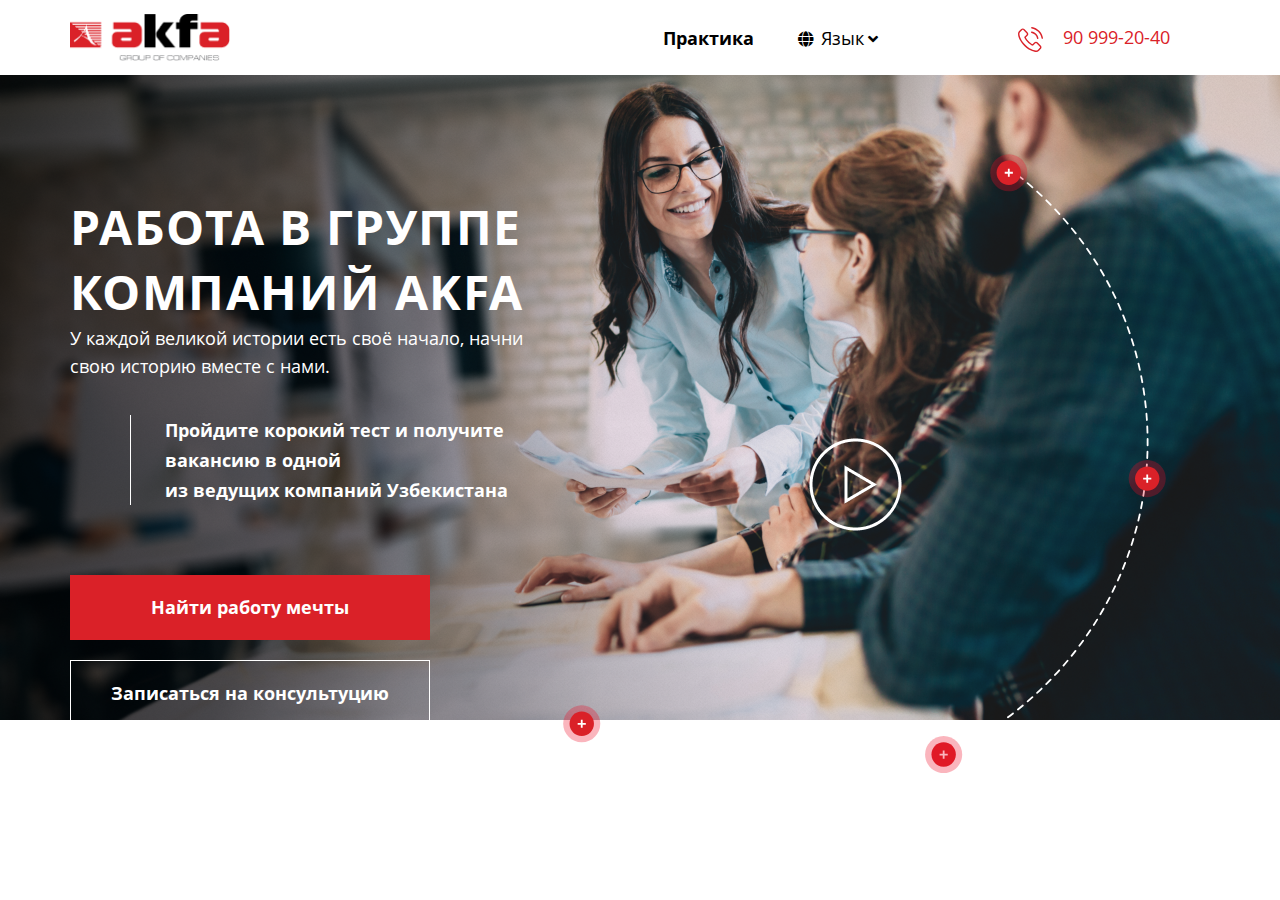
<file: index.html>
<!DOCTYPE html>
<html lang="en">
<head>
    <meta charset="UTF-8">
    <meta name="viewport" content="width=device-width, initial-scale=1.0">
    <meta http-equiv="X-UA-Compatible" content="ie=edge">
    <title>Document</title>
    <link rel="stylesheet" href="css/reset.css">
    <link rel="stylesheet" href="https://stackpath.bootstrapcdn.com/font-awesome/4.7.0/css/font-awesome.min.css">
    <link rel="stylesheet" href="css/all.min.css">
    <link rel="stylesheet" href="css/iziModal.min.css">
    <link rel="stylesheet" href="css/style.css">
</head>
<body>
    <div class="main-page-wrapper">
        <header>
            <div class="container">
                <div class="navbar">
                    <div class="logo">
                        <a href=""><img src="images/logo.png" class="logo-img"></a>
                    </div>
                    <div class="menu">
                        <div class="nav-links">
                            <a href="step-1.html" class="link">Практика</a>
                            <!-- <a href="step-1.html" class="link">Вакансии</a> -->
                            <span class="lang-choice">
                                <ul class="dropdown dropdown-lang">
                                    <li><a href="index.html/ru/" data-lang="rus"><span class="text">Рус</span></a></li>
                                    <li><a href="index.html/en/" data-lang="eng"><span class="text">Eng</span></a></li>
                                    <li><a href="index.html/uz/" data-lang="uzb"><span class="text">O'zb</span></a></li>
                                </ul><a href="javascript:void(0)" data-ui-change-lang="data-ui-change-lang" title="Переключить язык"><span class="icon fas fa-globe low-priority"></span><span class="text">Язык</span></a>
                            </span>
                        </div>
                        <p class="white text-extra-small"><a href="#" class="link number"><img src="images/phone-icon.svg" class="phone-icon" > 90 999-20-40</a></p>
                    </div>
                </div>
            </div>
        </header>
        <div class="header-content">
            <div class="container">
                <div class="row">
                    <div class="info">
                        <h1 class="header">РАБОТА В ГРУППЕ КОМПАНИЙ AKFA</h1>
                        <p class="text white">У каждой великой истории есть своё начало, начни свою историю вместе с нами.</p>
                        <div class="small-box">
                            <p class="white text bold">Пройдите корокий тест и получите вакансию в одной <br> из ведущих компаний Узбекистана</p>
                        </div>
                        <a href="#" class="btn">Найти работу мечты</a>
                        <a href="javascript:void(0)" class="btn outline open-consult">Записаться на консультуцию</a>
                    </div>
                    <div class="video-link">
                        <a href="#" class="video-icon"><img src="images/video-icon.png" alt=""></a>
                        <div class="plus-logo">
                                <svg id="svg" width="100%" height="100%" viewBox="0 0 726 729" fill="none" xmlns="http://www.w3.org/2000/svg">
                                    <path  d="M531.389 14.595C579.023 49.6843 618.332 95.3548 645.389 148.516C665.522 188.074 678.871 231.779 683.818 278.359C706.078 487.972 549.751 676.415 334.652 699.257C232.912 710.062 136.247 681.883 60.2608 627" stroke="white" stroke-width="2" stroke-linecap="round" stroke-linejoin="round" stroke-dasharray="7 7"/>
                                    <g data-img="images/adv-icon-1.png" data-text="Компании занимают лидирующие позиции на узбекском рынке">
                                        <path opacity="0.3" d="M532.5 41C543.822 41 553 31.8218 553 20.5C553 9.17816 543.822 0 532.5 0C521.178 0 512 9.17816 512 20.5C512 31.8218 521.178 41 532.5 41Z" fill="#F00A25"/>
                                        <path class="svg-plus" d="M532.5 34C539.956 34 546 27.9558 546 20.5C546 13.0442 539.956 7 532.5 7C525.044 7 519 13.0442 519 20.5C519 27.9558 525.044 34 532.5 34Z" fill="#DA2128"/>
                                        <path d="M537 20.5H528M532.5 25V16V25Z" stroke="white" stroke-width="2"/>
                                        
                                    </g>
                                    
                                    <g data-img="images/adv-icon-2.png" data-text="В группе компаний AKFA работает более 35 000 человек">
                                        <path opacity="0.3" d="M685.5 379C696.822 379 706 369.822 706 358.5C706 347.178 696.822 338 685.5 338C674.178 338 665 347.178 665 358.5C665 369.822 674.178 379 685.5 379Z" fill="#F00A25"/>
                                        <path d="M685.5 372C692.956 372 699 365.956 699 358.5C699 351.044 692.956 345 685.5 345C678.044 345 672 351.044 672 358.5C672 365.956 678.044 372 685.5 372Z" fill="#DA2128"/>
                                        <path d="M690 358.5H681M685.5 363V354V363Z" stroke="white" stroke-width="2"/>
                                    </g>

                                    <g data-img="images/adv-icon-3.png" data-text="Представительства в более чем 10 странах">
                                        <path d="M460.5 677C467.956 677 474 670.956 474 663.5C474 656.044 467.956 650 460.5 650C453.044 650 447 656.044 447 663.5C447 670.956 453.044 677 460.5 677Z" fill="#DA2128"/>
                                        <path d="M465 663.5H456M460.5 668V659V668Z" stroke="white" stroke-width="2"/>
                                        
                                        <path opacity="0.3" d="M460.5 684C471.822 684 481 674.822 481 663.5C481 652.178 471.822 643 460.5 643C449.178 643 440 652.178 440 663.5C440 674.822 449.178 684 460.5 684Z" fill="#F00A25"/>
                                    </g>

                                    <g data-img="images/adv-icon-4.png" data-text="Один из крупнейших холдингов в Центральной Азии" id="4">
                                        <path opacity="0.3" d="M60.5 650C71.8218 650 81 640.822 81 629.5C81 618.178 71.8218 609 60.5 609C49.1782 609 40 618.178 40 629.5C40 640.822 49.1782 650 60.5 650Z" fill="#F00A25"/>
                                        
                                        <path d="M60.5 643C67.9558 643 74 636.956 74 629.5C74 622.044 67.9558 616 60.5 616C53.0442 616 47 622.044 47 629.5C47 636.956 53.0442 643 60.5 643Z" fill="#DA2128"/>
                                        <path d="M65 629.5H56M60.5 634V625V634Z" stroke="white" stroke-width="2"/>
                                        
                                    </g>

                                </svg>
                                 
                        </div>
                    </div>
                </div>
            </div>
        </div>
    </div>

    <div id="video" class="iziModal" data-izimodal-autoopen data-izimodal-transitionin="fadeInDown" data-izimodal-title="Youtube" data-izimodal-iframeURL="https://www.youtube.com/embed/mmO5uriOw3s">

    </div>

    <form id="consultation" class="iziModal" method="POST">
        <h2 class="black-header">Заполните поля ниже</h2>
        <p class="text">И мы свяжемся с вами в ближайшее время.</p>
        <div class="form-group input-group">
            <img src="images/form-icon1.png">
            <input type="text" class="input required" name="full_name" placeholder="Ахмаджонов Нодир">
        </div>
        <div class="form-group input-group">
            <img src="images/form-icon2.png">
            <input type="text" class="input required" name="phone_number" placeholder="+998 91 165 46 67">
        </div>
        <div class="form-group input-group">
            <img src="images/form-icon3.png">
            <input type="text" class="input" name="email" placeholder="3363302@gmail.com">
        </div>
        <div class="btn-wrapper">
            <input type="submit" value="Жду ответа" class="btn" name="submit">
        </div>
        <img src="images/close.png" id="close" onclick="closeModal()">
    </form>

    <div class="adv-box">
        <img src="images/adv-icon-1.png">
        <p class="adv-text">Компании занимают лидирующие позиции на узбекском рынке</p>
    </div>

    <script src="https://cdnjs.cloudflare.com/ajax/libs/jquery/3.4.1/jquery.min.js"></script>  
    <script src="js/iziModal.min.js"></script>
    <script src="js/main-page.js"></script>
    <script src="js/script.js"></script>
</body>
</html>
</file>
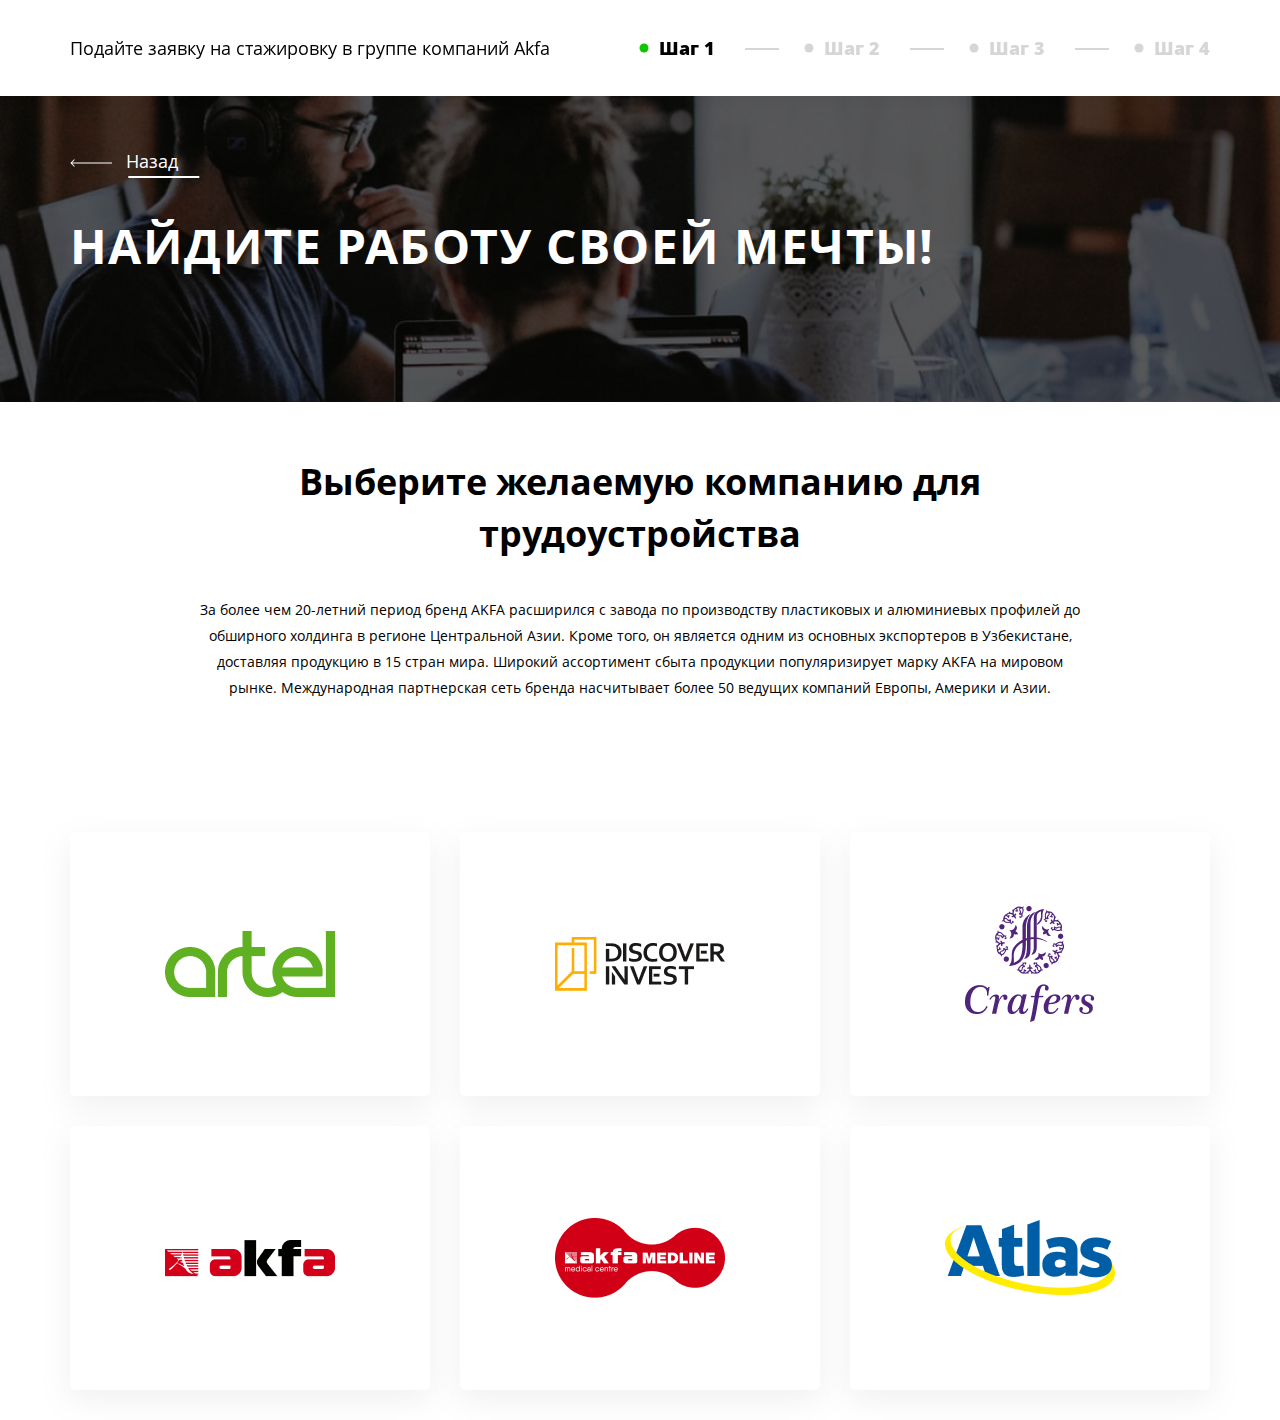
<file: step-1.html>
<!DOCTYPE html>
<html lang="en">
<head>
    <meta charset="UTF-8">
    <meta name="viewport" content="width=device-width, initial-scale=1.0">
    <meta name="viewport" content="width=device-width, initial-scale=1, shrink-to-fit=no">
    <meta http-equiv="X-UA-Compatible" content="ie=edge">
    <title>Document</title>
    <link rel="stylesheet" href="css/reset.css">
    <link rel="stylesheet" href="css/style.css">
</head>
<body>
    <div class="page-wrapper">
        <header>
            <div class="container">
                <nav class="navbar">
                    <p class="page-nav-header-text">Подайте заявку на стажировку в группе компаний Akfa</p>
                    <div class="steps">
                        <a href="#" class="step-link active">Шаг 1</a>
                        <a href="#" class="step-link">Шаг 2</a>
                        <a href="#" class="step-link">Шаг 3</a>
                        <a href="#" class="step-link">Шаг 4</a>
                    </div>
                </nav>
            </div>
        </header>
        <div class="content">
            <div class="company-header-block">
                <div class="container">
                    <a href="#" class="back-link"><img src="images/back-white.png">Назад</a>
                    <h1 class="header">Найдите работу своей мечты!</h1>
                </div>
            </div> 
            <div class="container">
                 
                
                <div class="container">
                    <div class="block-head">
                        <h3 class="black-header">Выберите желаемую компанию для трудоустройства</h3>
                        <p class="extra-small">За более чем 20-летний период бренд AKFA расширился с завода по производству пластиковых и алюминиевых профилей до обширного холдинга в регионе Центральной Азии. Кроме того, он является одним из основных экспортеров в Узбекистане, доставляя продукцию в 15 стран мира. Широкий ассортимент сбыта продукции популяризирует марку AKFA на мировом рынке. Международная партнерская сеть бренда насчитывает более 50 ведущих компаний Европы, Америки и Азии.</p>
                    </div>
                    
                    <div class="companies-row">
                        <a href="step-2.html" class="company"><img src="images/company1.png" alt=""></a>
                        <a href="step-2.html" class="company"><img src="images/company2.png" alt=""></a>
                        <a href="step-2.html" class="company"><img src="images/company3.png" alt=""></a>
                        <a href="step-2.html" class="company"><img src="images/company4.png" alt=""></a>
                        <a href="step-2.html" class="company"><img src="images/company5.png" alt=""></a>
                        <a href="step-2.html" class="company"><img src="images/company6.png" alt=""></a>
                    </div>
                </div>
            </div>
        </div>
    </div>

    <script src="https://cdnjs.cloudflare.com/ajax/libs/jquery/3.4.1/jquery.min.js"></script>  
    <script src="js/script.js"></script>
</body>
</html>
</file>
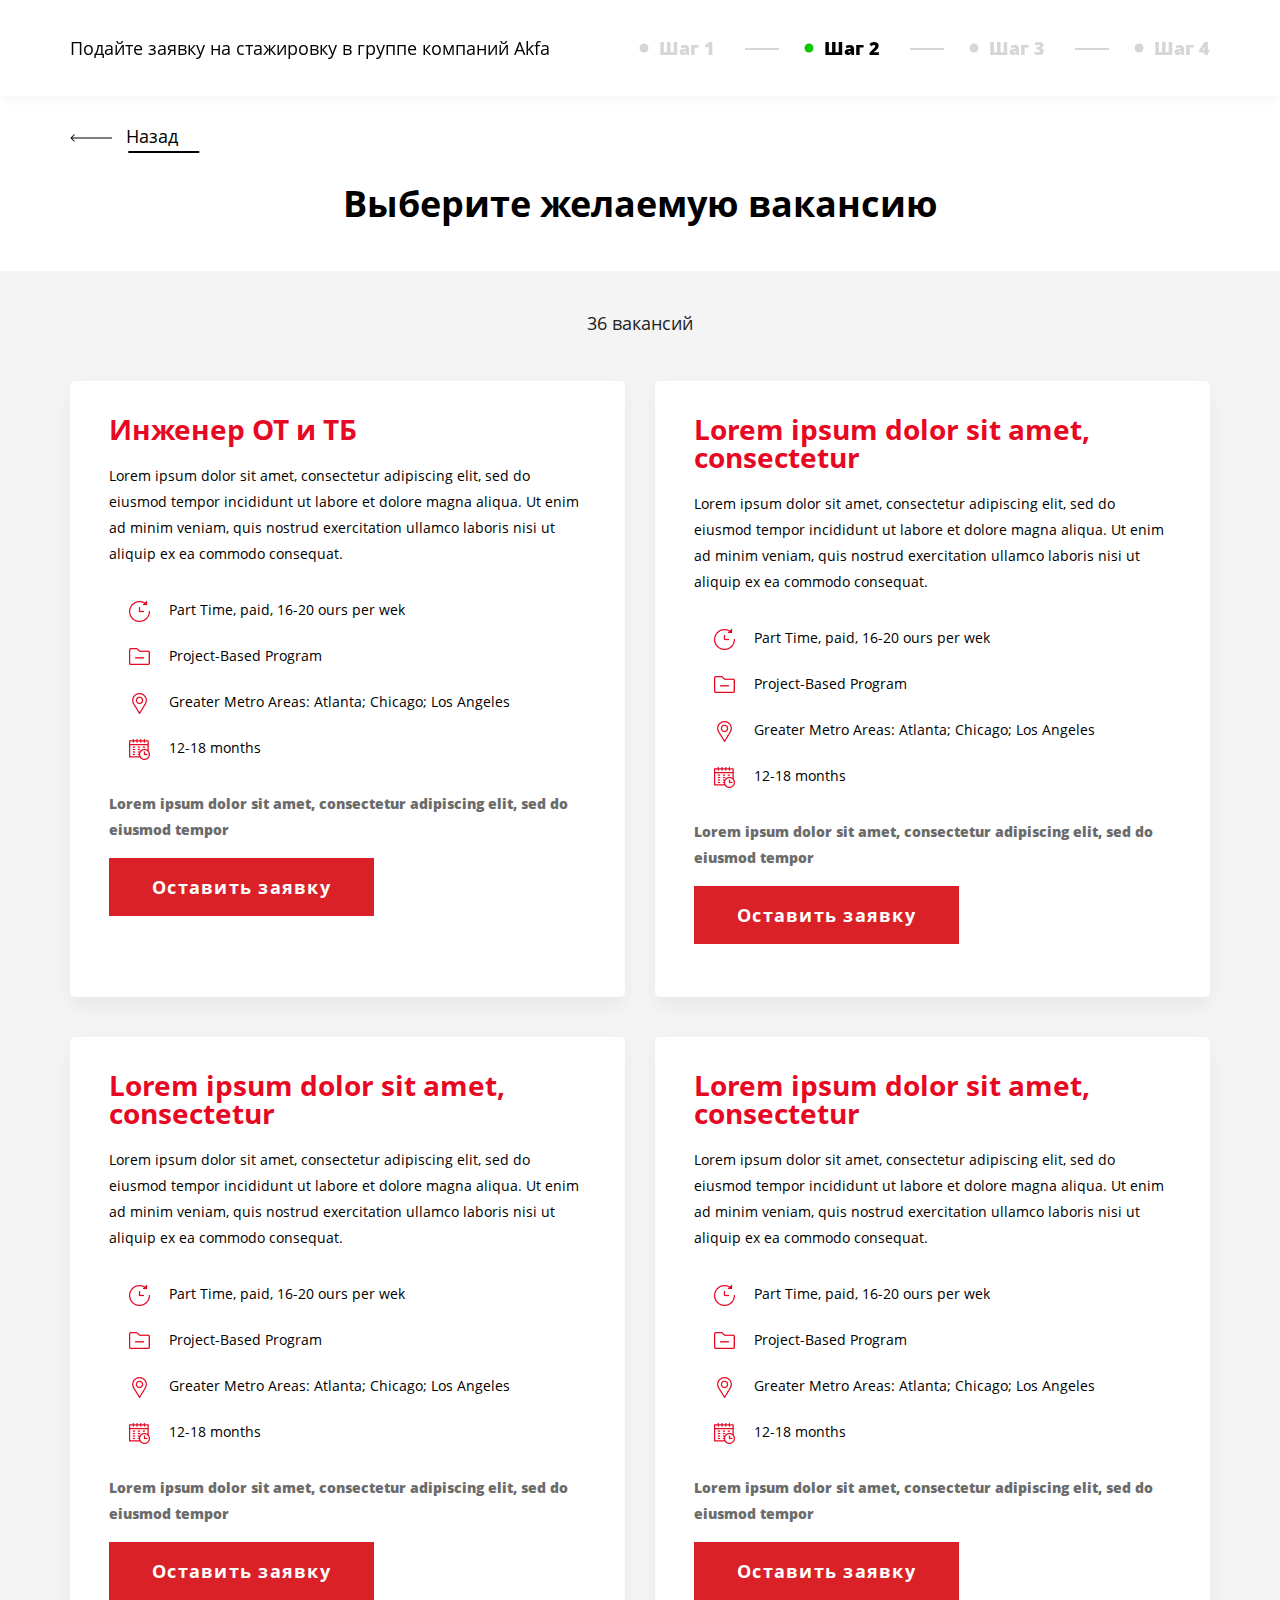
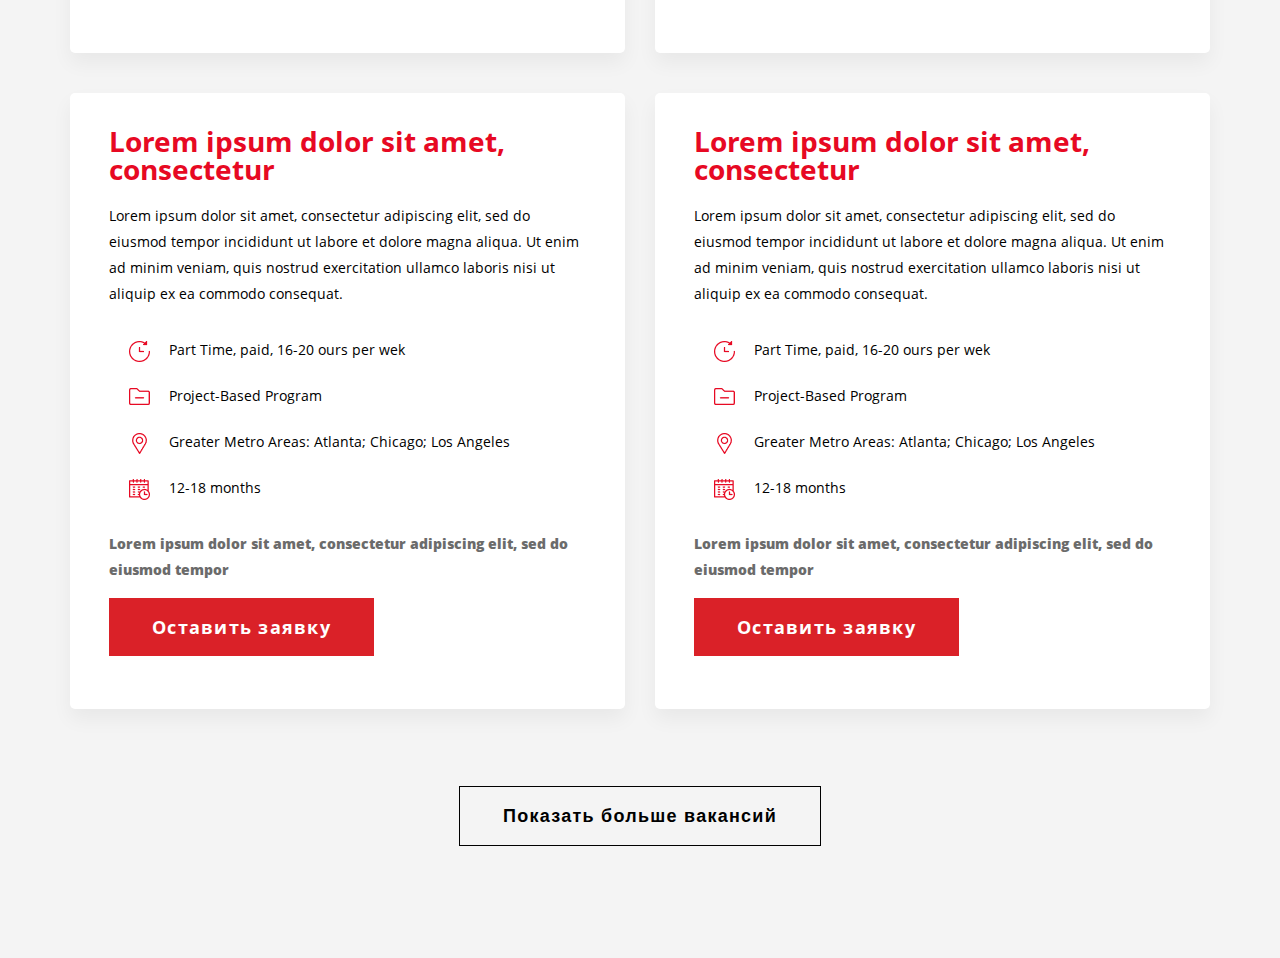
<file: step-2.html>
<!DOCTYPE html>
<html lang="en">
<head>
    <meta charset="UTF-8">
    <meta name="viewport" content="width=device-width, initial-scale=1.0">
    <meta http-equiv="X-UA-Compatible" content="ie=edge">
    <title>Document</title>
    <link rel="stylesheet" href="css/reset.css">
    <link rel="stylesheet" href="css/style.css">
</head>
<body>
    <div class="page-wrapper">
        <header>
            <div class="container">
                <nav class="navbar">
                    <p class="page-nav-header-text">Подайте заявку на стажировку в группе компаний Akfa</p>
                    <div class="steps">
                        <a href="step-1.html" class="step-link ">Шаг 1</a>
                        <a href="step-2.html" class="step-link active">Шаг 2</a>
                        <a href="step-3.html" class="step-link">Шаг 3</a>
                        <a href="step-4.html" class="step-link">Шаг 4</a>
                    </div>
                </nav>
            </div>
        </header>
        <div class="content">
            <div class="container">
                <div class="page-header-block">
                    <a href="#" class="back-link"><img src="images/back.png">Назад</a>
                    <h1 class="black-header">Выберите желаемую вакансию</h1>
                    
                </div>
            </div>
            <div class="page-content">
                <div class="container">
                    <div class="vacancy-wrapper">
                        <p class="vacancy-count">36 вакансий</p>
                        <div class="vacancy-container">
                            
                            <div class="vacancy">
                                <h4 class="vanacy-header">Инженер ОТ и ТБ</h4>
                                <p class="extra-small-text">Lorem ipsum dolor sit amet, consectetur adipiscing elit, sed do eiusmod tempor incididunt ut labore et dolore magna aliqua. Ut enim ad minim veniam, quis nostrud exercitation ullamco laboris nisi ut aliquip ex ea commodo consequat.</p>
                                <div class="features">
                                    <p class="feature"><img src="images/icon1.png"> Part Time, paid, 16-20 ours per wek</p>
                                    <p class="feature"><img src="images/icon2.png"> Project-Based Program</p>
                                    <p class="feature"><img src="images/icon3.png"> Greater Metro Areas: Atlanta; Chicago; Los Angeles</p>
                                    <p class="feature"><img src="images/icon4.png"> 12-18 months</p>
                                </div>
                                <p class="extra-small-text bolder">Lorem ipsum dolor sit amet, consectetur adipiscing elit, sed do eiusmod tempor</p>
                                <a href="#" class="btn">Оставить заявку</a>
                            </div>
                            <div class="vacancy">
                                <h4 class="vanacy-header">Lorem ipsum dolor sit amet, consectetur</h4>
                                <p class="extra-small-text">Lorem ipsum dolor sit amet, consectetur adipiscing elit, sed do eiusmod tempor incididunt ut labore et dolore magna aliqua. Ut enim ad minim veniam, quis nostrud exercitation ullamco laboris nisi ut aliquip ex ea commodo consequat.</p>
                                <div class="features">
                                    <p class="feature"><img src="images/icon1.png"> Part Time, paid, 16-20 ours per wek</p>
                                    <p class="feature"><img src="images/icon2.png"> Project-Based Program</p>
                                    <p class="feature"><img src="images/icon3.png"> Greater Metro Areas: Atlanta; Chicago; Los Angeles</p>
                                    <p class="feature"><img src="images/icon4.png"> 12-18 months</p>
                                </div>
                                <p class="extra-small-text bolder">Lorem ipsum dolor sit amet, consectetur adipiscing elit, sed do eiusmod tempor</p>
                                <a href="#" class="btn">Оставить заявку</a>
                            </div>
                            <div class="vacancy">
                                <h4 class="vanacy-header">Lorem ipsum dolor sit amet, consectetur</h4>
                                <p class="extra-small-text">Lorem ipsum dolor sit amet, consectetur adipiscing elit, sed do eiusmod tempor incididunt ut labore et dolore magna aliqua. Ut enim ad minim veniam, quis nostrud exercitation ullamco laboris nisi ut aliquip ex ea commodo consequat.</p>
                                <div class="features">
                                    <p class="feature"><img src="images/icon1.png"> Part Time, paid, 16-20 ours per wek</p>
                                    <p class="feature"><img src="images/icon2.png"> Project-Based Program</p>
                                    <p class="feature"><img src="images/icon3.png"> Greater Metro Areas: Atlanta; Chicago; Los Angeles</p>
                                    <p class="feature"><img src="images/icon4.png"> 12-18 months</p>
                                </div>
                                <p class="extra-small-text bolder">Lorem ipsum dolor sit amet, consectetur adipiscing elit, sed do eiusmod tempor</p>
                                <a href="#" class="btn">Оставить заявку</a>
                            </div>
                            <div class="vacancy">
                                <h4 class="vanacy-header">Lorem ipsum dolor sit amet, consectetur</h4>
                                <p class="extra-small-text">Lorem ipsum dolor sit amet, consectetur adipiscing elit, sed do eiusmod tempor incididunt ut labore et dolore magna aliqua. Ut enim ad minim veniam, quis nostrud exercitation ullamco laboris nisi ut aliquip ex ea commodo consequat.</p>
                                <div class="features">
                                    <p class="feature"><img src="images/icon1.png"> Part Time, paid, 16-20 ours per wek</p>
                                    <p class="feature"><img src="images/icon2.png"> Project-Based Program</p>
                                    <p class="feature"><img src="images/icon3.png"> Greater Metro Areas: Atlanta; Chicago; Los Angeles</p>
                                    <p class="feature"><img src="images/icon4.png"> 12-18 months</p>
                                </div>
                                <p class="extra-small-text bolder">Lorem ipsum dolor sit amet, consectetur adipiscing elit, sed do eiusmod tempor</p>
                                <a href="#" class="btn">Оставить заявку</a>
                            </div>
                            <div class="vacancy">
                                <h4 class="vanacy-header">Lorem ipsum dolor sit amet, consectetur</h4>
                                <p class="extra-small-text">Lorem ipsum dolor sit amet, consectetur adipiscing elit, sed do eiusmod tempor incididunt ut labore et dolore magna aliqua. Ut enim ad minim veniam, quis nostrud exercitation ullamco laboris nisi ut aliquip ex ea commodo consequat.</p>
                                <div class="features">
                                    <p class="feature"><img src="images/icon1.png"> Part Time, paid, 16-20 ours per wek</p>
                                    <p class="feature"><img src="images/icon2.png"> Project-Based Program</p>
                                    <p class="feature"><img src="images/icon3.png"> Greater Metro Areas: Atlanta; Chicago; Los Angeles</p>
                                    <p class="feature"><img src="images/icon4.png"> 12-18 months</p>
                                </div>
                                <p class="extra-small-text bolder">Lorem ipsum dolor sit amet, consectetur adipiscing elit, sed do eiusmod tempor</p>
                                <a href="#" class="btn">Оставить заявку</a>
                            </div>
                            <div class="vacancy">
                                <h4 class="vanacy-header">Lorem ipsum dolor sit amet, consectetur</h4>
                                <p class="extra-small-text">Lorem ipsum dolor sit amet, consectetur adipiscing elit, sed do eiusmod tempor incididunt ut labore et dolore magna aliqua. Ut enim ad minim veniam, quis nostrud exercitation ullamco laboris nisi ut aliquip ex ea commodo consequat.</p>
                                <div class="features">
                                    <p class="feature"><img src="images/icon1.png"> Part Time, paid, 16-20 ours per wek</p>
                                    <p class="feature"><img src="images/icon2.png"> Project-Based Program</p>
                                    <p class="feature"><img src="images/icon3.png"> Greater Metro Areas: Atlanta; Chicago; Los Angeles</p>
                                    <p class="feature"><img src="images/icon4.png"> 12-18 months</p>
                                </div>
                                <p class="extra-small-text bolder">Lorem ipsum dolor sit amet, consectetur adipiscing elit, sed do eiusmod tempor</p>
                                <a href="#" class="btn">Оставить заявку</a>
                            </div>
                            <div class="vacancy">
                                <h4 class="vanacy-header">Lorem ipsum dolor sit amet, consectetur</h4>
                                <p class="extra-small-text">Lorem ipsum dolor sit amet, consectetur adipiscing elit, sed do eiusmod tempor incididunt ut labore et dolore magna aliqua. Ut enim ad minim veniam, quis nostrud exercitation ullamco laboris nisi ut aliquip ex ea commodo consequat.</p>
                                <div class="features">
                                    <p class="feature"><img src="images/icon1.png"> Part Time, paid, 16-20 ours per wek</p>
                                    <p class="feature"><img src="images/icon2.png"> Project-Based Program</p>
                                    <p class="feature"><img src="images/icon3.png"> Greater Metro Areas: Atlanta; Chicago; Los Angeles</p>
                                    <p class="feature"><img src="images/icon4.png"> 12-18 months</p>
                                </div>
                                <p class="extra-small-text bolder">Lorem ipsum dolor sit amet, consectetur adipiscing elit, sed do eiusmod tempor</p>
                                <a href="#" class="btn">Оставить заявку</a>
                            </div>
                            <div class="vacancy">
                                <h4 class="vanacy-header">Lorem ipsum dolor sit amet, consectetur</h4>
                                <p class="extra-small-text">Lorem ipsum dolor sit amet, consectetur adipiscing elit, sed do eiusmod tempor incididunt ut labore et dolore magna aliqua. Ut enim ad minim veniam, quis nostrud exercitation ullamco laboris nisi ut aliquip ex ea commodo consequat.</p>
                                <div class="features">
                                    <p class="feature"><img src="images/icon1.png"> Part Time, paid, 16-20 ours per wek</p>
                                    <p class="feature"><img src="images/icon2.png"> Project-Based Program</p>
                                    <p class="feature"><img src="images/icon3.png"> Greater Metro Areas: Atlanta; Chicago; Los Angeles</p>
                                    <p class="feature"><img src="images/icon4.png"> 12-18 months</p>
                                </div>
                                <p class="extra-small-text bolder">Lorem ipsum dolor sit amet, consectetur adipiscing elit, sed do eiusmod tempor</p>
                                <a href="#" class="btn">Оставить заявку</a>
                            </div>
                            <div class="vacancy">
                                <h4 class="vanacy-header">Lorem ipsum dolor sit amet, consectetur</h4>
                                <p class="extra-small-text">Lorem ipsum dolor sit amet, consectetur adipiscing elit, sed do eiusmod tempor incididunt ut labore et dolore magna aliqua. Ut enim ad minim veniam, quis nostrud exercitation ullamco laboris nisi ut aliquip ex ea commodo consequat.</p>
                                <div class="features">
                                    <p class="feature"><img src="images/icon1.png"> Part Time, paid, 16-20 ours per wek</p>
                                    <p class="feature"><img src="images/icon2.png"> Project-Based Program</p>
                                    <p class="feature"><img src="images/icon3.png"> Greater Metro Areas: Atlanta; Chicago; Los Angeles</p>
                                    <p class="feature"><img src="images/icon4.png"> 12-18 months</p>
                                </div>
                                <p class="extra-small-text bolder">Lorem ipsum dolor sit amet, consectetur adipiscing elit, sed do eiusmod tempor</p>
                                <a href="#" class="btn">Оставить заявку</a>
                            </div>
                            <div class="vacancy">
                                <h4 class="vanacy-header">Инженер ОТ и ТБ</h4>
                                <p class="extra-small-text">Lorem ipsum dolor sit amet, consectetur adipiscing elit, sed do eiusmod tempor incididunt ut labore et dolore magna aliqua. Ut enim ad minim veniam, quis nostrud exercitation ullamco laboris nisi ut aliquip ex ea commodo consequat.</p>
                                <div class="features">
                                    <p class="feature"><img src="images/icon1.png"> Part Time, paid, 16-20 ours per wek</p>
                                    <p class="feature"><img src="images/icon2.png"> Project-Based Program</p>
                                    <p class="feature"><img src="images/icon3.png"> Greater Metro Areas: Atlanta; Chicago; Los Angeles</p>
                                    <p class="feature"><img src="images/icon4.png"> 12-18 months</p>
                                </div>
                                <p class="extra-small-text bolder">Lorem ipsum dolor sit amet, consectetur adipiscing elit, sed do eiusmod tempor</p>
                                <a href="#" class="btn">Оставить заявку</a>
                            </div>
                            <div class="vacancy">
                                <h4 class="vanacy-header">Lorem ipsum dolor sit amet, consectetur</h4>
                                <p class="extra-small-text">Lorem ipsum dolor sit amet, consectetur adipiscing elit, sed do eiusmod tempor incididunt ut labore et dolore magna aliqua. Ut enim ad minim veniam, quis nostrud exercitation ullamco laboris nisi ut aliquip ex ea commodo consequat.</p>
                                <div class="features">
                                    <p class="feature"><img src="images/icon1.png"> Part Time, paid, 16-20 ours per wek</p>
                                    <p class="feature"><img src="images/icon2.png"> Project-Based Program</p>
                                    <p class="feature"><img src="images/icon3.png"> Greater Metro Areas: Atlanta; Chicago; Los Angeles</p>
                                    <p class="feature"><img src="images/icon4.png"> 12-18 months</p>
                                </div>
                                <p class="extra-small-text bolder">Lorem ipsum dolor sit amet, consectetur adipiscing elit, sed do eiusmod tempor</p>
                                <a href="#" class="btn">Оставить заявку</a>
                            </div>
                            <div class="vacancy">
                                <h4 class="vanacy-header">Lorem ipsum dolor sit amet, consectetur</h4>
                                <p class="extra-small-text">Lorem ipsum dolor sit amet, consectetur adipiscing elit, sed do eiusmod tempor incididunt ut labore et dolore magna aliqua. Ut enim ad minim veniam, quis nostrud exercitation ullamco laboris nisi ut aliquip ex ea commodo consequat.</p>
                                <div class="features">
                                    <p class="feature"><img src="images/icon1.png"> Part Time, paid, 16-20 ours per wek</p>
                                    <p class="feature"><img src="images/icon2.png"> Project-Based Program</p>
                                    <p class="feature"><img src="images/icon3.png"> Greater Metro Areas: Atlanta; Chicago; Los Angeles</p>
                                    <p class="feature"><img src="images/icon4.png"> 12-18 months</p>
                                </div>
                                <p class="extra-small-text bolder">Lorem ipsum dolor sit amet, consectetur adipiscing elit, sed do eiusmod tempor</p>
                                <a href="#" class="btn">Оставить заявку</a>
                            </div>
                            <div class="vacancy">
                                <h4 class="vanacy-header">Lorem ipsum dolor sit amet, consectetur</h4>
                                <p class="extra-small-text">Lorem ipsum dolor sit amet, consectetur adipiscing elit, sed do eiusmod tempor incididunt ut labore et dolore magna aliqua. Ut enim ad minim veniam, quis nostrud exercitation ullamco laboris nisi ut aliquip ex ea commodo consequat.</p>
                                <div class="features">
                                    <p class="feature"><img src="images/icon1.png"> Part Time, paid, 16-20 ours per wek</p>
                                    <p class="feature"><img src="images/icon2.png"> Project-Based Program</p>
                                    <p class="feature"><img src="images/icon3.png"> Greater Metro Areas: Atlanta; Chicago; Los Angeles</p>
                                    <p class="feature"><img src="images/icon4.png"> 12-18 months</p>
                                </div>
                                <p class="extra-small-text bolder">Lorem ipsum dolor sit amet, consectetur adipiscing elit, sed do eiusmod tempor</p>
                                <a href="#" class="btn">Оставить заявку</a>
                            </div>
                            <div class="vacancy">
                                <h4 class="vanacy-header">Lorem ipsum dolor sit amet, consectetur</h4>
                                <p class="extra-small-text">Lorem ipsum dolor sit amet, consectetur adipiscing elit, sed do eiusmod tempor incididunt ut labore et dolore magna aliqua. Ut enim ad minim veniam, quis nostrud exercitation ullamco laboris nisi ut aliquip ex ea commodo consequat.</p>
                                <div class="features">
                                    <p class="feature"><img src="images/icon1.png"> Part Time, paid, 16-20 ours per wek</p>
                                    <p class="feature"><img src="images/icon2.png"> Project-Based Program</p>
                                    <p class="feature"><img src="images/icon3.png"> Greater Metro Areas: Atlanta; Chicago; Los Angeles</p>
                                    <p class="feature"><img src="images/icon4.png"> 12-18 months</p>
                                </div>
                                <p class="extra-small-text bolder">Lorem ipsum dolor sit amet, consectetur adipiscing elit, sed do eiusmod tempor</p>
                                <a href="#" class="btn">Оставить заявку</a>
                            </div>
                            <div class="vacancy">
                                <h4 class="vanacy-header">Lorem ipsum dolor sit amet, consectetur</h4>
                                <p class="extra-small-text">Lorem ipsum dolor sit amet, consectetur adipiscing elit, sed do eiusmod tempor incididunt ut labore et dolore magna aliqua. Ut enim ad minim veniam, quis nostrud exercitation ullamco laboris nisi ut aliquip ex ea commodo consequat.</p>
                                <div class="features">
                                    <p class="feature"><img src="images/icon1.png"> Part Time, paid, 16-20 ours per wek</p>
                                    <p class="feature"><img src="images/icon2.png"> Project-Based Program</p>
                                    <p class="feature"><img src="images/icon3.png"> Greater Metro Areas: Atlanta; Chicago; Los Angeles</p>
                                    <p class="feature"><img src="images/icon4.png"> 12-18 months</p>
                                </div>
                                <p class="extra-small-text bolder">Lorem ipsum dolor sit amet, consectetur adipiscing elit, sed do eiusmod tempor</p>
                                <a href="#" class="btn">Оставить заявку</a>
                            </div>
                            <div class="vacancy">
                                <h4 class="vanacy-header">Lorem ipsum dolor sit amet, consectetur</h4>
                                <p class="extra-small-text">Lorem ipsum dolor sit amet, consectetur adipiscing elit, sed do eiusmod tempor incididunt ut labore et dolore magna aliqua. Ut enim ad minim veniam, quis nostrud exercitation ullamco laboris nisi ut aliquip ex ea commodo consequat.</p>
                                <div class="features">
                                    <p class="feature"><img src="images/icon1.png"> Part Time, paid, 16-20 ours per wek</p>
                                    <p class="feature"><img src="images/icon2.png"> Project-Based Program</p>
                                    <p class="feature"><img src="images/icon3.png"> Greater Metro Areas: Atlanta; Chicago; Los Angeles</p>
                                    <p class="feature"><img src="images/icon4.png"> 12-18 months</p>
                                </div>
                                <p class="extra-small-text bolder">Lorem ipsum dolor sit amet, consectetur adipiscing elit, sed do eiusmod tempor</p>
                                <a href="#" class="btn">Оставить заявку</a>
                            </div>
                            <div class="vacancy">
                                <h4 class="vanacy-header">Lorem ipsum dolor sit amet, consectetur</h4>
                                <p class="extra-small-text">Lorem ipsum dolor sit amet, consectetur adipiscing elit, sed do eiusmod tempor incididunt ut labore et dolore magna aliqua. Ut enim ad minim veniam, quis nostrud exercitation ullamco laboris nisi ut aliquip ex ea commodo consequat.</p>
                                <div class="features">
                                    <p class="feature"><img src="images/icon1.png"> Part Time, paid, 16-20 ours per wek</p>
                                    <p class="feature"><img src="images/icon2.png"> Project-Based Program</p>
                                    <p class="feature"><img src="images/icon3.png"> Greater Metro Areas: Atlanta; Chicago; Los Angeles</p>
                                    <p class="feature"><img src="images/icon4.png"> 12-18 months</p>
                                </div>
                                <p class="extra-small-text bolder">Lorem ipsum dolor sit amet, consectetur adipiscing elit, sed do eiusmod tempor</p>
                                <a href="#" class="btn">Оставить заявку</a>
                            </div>
                            <div class="vacancy">
                                <h4 class="vanacy-header">Lorem ipsum dolor sit amet, consectetur</h4>
                                <p class="extra-small-text">Lorem ipsum dolor sit amet, consectetur adipiscing elit, sed do eiusmod tempor incididunt ut labore et dolore magna aliqua. Ut enim ad minim veniam, quis nostrud exercitation ullamco laboris nisi ut aliquip ex ea commodo consequat.</p>
                                <div class="features">
                                    <p class="feature"><img src="images/icon1.png"> Part Time, paid, 16-20 ours per wek</p>
                                    <p class="feature"><img src="images/icon2.png"> Project-Based Program</p>
                                    <p class="feature"><img src="images/icon3.png"> Greater Metro Areas: Atlanta; Chicago; Los Angeles</p>
                                    <p class="feature"><img src="images/icon4.png"> 12-18 months</p>
                                </div>
                                <p class="extra-small-text bolder">Lorem ipsum dolor sit amet, consectetur adipiscing elit, sed do eiusmod tempor</p>
                                <a href="#" class="btn">Оставить заявку</a>
                            </div>
                            <div class="vacancy">
                                <h4 class="vanacy-header">Инженер ОТ и ТБ</h4>
                                <p class="extra-small-text">Lorem ipsum dolor sit amet, consectetur adipiscing elit, sed do eiusmod tempor incididunt ut labore et dolore magna aliqua. Ut enim ad minim veniam, quis nostrud exercitation ullamco laboris nisi ut aliquip ex ea commodo consequat.</p>
                                <div class="features">
                                    <p class="feature"><img src="images/icon1.png"> Part Time, paid, 16-20 ours per wek</p>
                                    <p class="feature"><img src="images/icon2.png"> Project-Based Program</p>
                                    <p class="feature"><img src="images/icon3.png"> Greater Metro Areas: Atlanta; Chicago; Los Angeles</p>
                                    <p class="feature"><img src="images/icon4.png"> 12-18 months</p>
                                </div>
                                <p class="extra-small-text bolder">Lorem ipsum dolor sit amet, consectetur adipiscing elit, sed do eiusmod tempor</p>
                                <a href="#" class="btn">Оставить заявку</a>
                            </div>
                            <div class="vacancy">
                                <h4 class="vanacy-header">Lorem ipsum dolor sit amet, consectetur</h4>
                                <p class="extra-small-text">Lorem ipsum dolor sit amet, consectetur adipiscing elit, sed do eiusmod tempor incididunt ut labore et dolore magna aliqua. Ut enim ad minim veniam, quis nostrud exercitation ullamco laboris nisi ut aliquip ex ea commodo consequat.</p>
                                <div class="features">
                                    <p class="feature"><img src="images/icon1.png"> Part Time, paid, 16-20 ours per wek</p>
                                    <p class="feature"><img src="images/icon2.png"> Project-Based Program</p>
                                    <p class="feature"><img src="images/icon3.png"> Greater Metro Areas: Atlanta; Chicago; Los Angeles</p>
                                    <p class="feature"><img src="images/icon4.png"> 12-18 months</p>
                                </div>
                                <p class="extra-small-text bolder">Lorem ipsum dolor sit amet, consectetur adipiscing elit, sed do eiusmod tempor</p>
                                <a href="#" class="btn">Оставить заявку</a>
                            </div>
                            <div class="vacancy">
                                <h4 class="vanacy-header">Lorem ipsum dolor sit amet, consectetur</h4>
                                <p class="extra-small-text">Lorem ipsum dolor sit amet, consectetur adipiscing elit, sed do eiusmod tempor incididunt ut labore et dolore magna aliqua. Ut enim ad minim veniam, quis nostrud exercitation ullamco laboris nisi ut aliquip ex ea commodo consequat.</p>
                                <div class="features">
                                    <p class="feature"><img src="images/icon1.png"> Part Time, paid, 16-20 ours per wek</p>
                                    <p class="feature"><img src="images/icon2.png"> Project-Based Program</p>
                                    <p class="feature"><img src="images/icon3.png"> Greater Metro Areas: Atlanta; Chicago; Los Angeles</p>
                                    <p class="feature"><img src="images/icon4.png"> 12-18 months</p>
                                </div>
                                <p class="extra-small-text bolder">Lorem ipsum dolor sit amet, consectetur adipiscing elit, sed do eiusmod tempor</p>
                                <a href="#" class="btn">Оставить заявку</a>
                            </div>
                            <div class="vacancy">
                                <h4 class="vanacy-header">Lorem ipsum dolor sit amet, consectetur</h4>
                                <p class="extra-small-text">Lorem ipsum dolor sit amet, consectetur adipiscing elit, sed do eiusmod tempor incididunt ut labore et dolore magna aliqua. Ut enim ad minim veniam, quis nostrud exercitation ullamco laboris nisi ut aliquip ex ea commodo consequat.</p>
                                <div class="features">
                                    <p class="feature"><img src="images/icon1.png"> Part Time, paid, 16-20 ours per wek</p>
                                    <p class="feature"><img src="images/icon2.png"> Project-Based Program</p>
                                    <p class="feature"><img src="images/icon3.png"> Greater Metro Areas: Atlanta; Chicago; Los Angeles</p>
                                    <p class="feature"><img src="images/icon4.png"> 12-18 months</p>
                                </div>
                                <p class="extra-small-text bolder">Lorem ipsum dolor sit amet, consectetur adipiscing elit, sed do eiusmod tempor</p>
                                <a href="#" class="btn">Оставить заявку</a>
                            </div>
                            <div class="vacancy">
                                <h4 class="vanacy-header">Lorem ipsum dolor sit amet, consectetur</h4>
                                <p class="extra-small-text">Lorem ipsum dolor sit amet, consectetur adipiscing elit, sed do eiusmod tempor incididunt ut labore et dolore magna aliqua. Ut enim ad minim veniam, quis nostrud exercitation ullamco laboris nisi ut aliquip ex ea commodo consequat.</p>
                                <div class="features">
                                    <p class="feature"><img src="images/icon1.png"> Part Time, paid, 16-20 ours per wek</p>
                                    <p class="feature"><img src="images/icon2.png"> Project-Based Program</p>
                                    <p class="feature"><img src="images/icon3.png"> Greater Metro Areas: Atlanta; Chicago; Los Angeles</p>
                                    <p class="feature"><img src="images/icon4.png"> 12-18 months</p>
                                </div>
                                <p class="extra-small-text bolder">Lorem ipsum dolor sit amet, consectetur adipiscing elit, sed do eiusmod tempor</p>
                                <a href="#" class="btn">Оставить заявку</a>
                            </div>
                            <div class="vacancy">
                                <h4 class="vanacy-header">Lorem ipsum dolor sit amet, consectetur</h4>
                                <p class="extra-small-text">Lorem ipsum dolor sit amet, consectetur adipiscing elit, sed do eiusmod tempor incididunt ut labore et dolore magna aliqua. Ut enim ad minim veniam, quis nostrud exercitation ullamco laboris nisi ut aliquip ex ea commodo consequat.</p>
                                <div class="features">
                                    <p class="feature"><img src="images/icon1.png"> Part Time, paid, 16-20 ours per wek</p>
                                    <p class="feature"><img src="images/icon2.png"> Project-Based Program</p>
                                    <p class="feature"><img src="images/icon3.png"> Greater Metro Areas: Atlanta; Chicago; Los Angeles</p>
                                    <p class="feature"><img src="images/icon4.png"> 12-18 months</p>
                                </div>
                                <p class="extra-small-text bolder">Lorem ipsum dolor sit amet, consectetur adipiscing elit, sed do eiusmod tempor</p>
                                <a href="#" class="btn">Оставить заявку</a>
                            </div>
                            <div class="vacancy">
                                <h4 class="vanacy-header">Lorem ipsum dolor sit amet, consectetur</h4>
                                <p class="extra-small-text">Lorem ipsum dolor sit amet, consectetur adipiscing elit, sed do eiusmod tempor incididunt ut labore et dolore magna aliqua. Ut enim ad minim veniam, quis nostrud exercitation ullamco laboris nisi ut aliquip ex ea commodo consequat.</p>
                                <div class="features">
                                    <p class="feature"><img src="images/icon1.png"> Part Time, paid, 16-20 ours per wek</p>
                                    <p class="feature"><img src="images/icon2.png"> Project-Based Program</p>
                                    <p class="feature"><img src="images/icon3.png"> Greater Metro Areas: Atlanta; Chicago; Los Angeles</p>
                                    <p class="feature"><img src="images/icon4.png"> 12-18 months</p>
                                </div>
                                <p class="extra-small-text bolder">Lorem ipsum dolor sit amet, consectetur adipiscing elit, sed do eiusmod tempor</p>
                                <a href="#" class="btn">Оставить заявку</a>
                            </div>
                            <div class="vacancy">
                                <h4 class="vanacy-header">Lorem ipsum dolor sit amet, consectetur</h4>
                                <p class="extra-small-text">Lorem ipsum dolor sit amet, consectetur adipiscing elit, sed do eiusmod tempor incididunt ut labore et dolore magna aliqua. Ut enim ad minim veniam, quis nostrud exercitation ullamco laboris nisi ut aliquip ex ea commodo consequat.</p>
                                <div class="features">
                                    <p class="feature"><img src="images/icon1.png"> Part Time, paid, 16-20 ours per wek</p>
                                    <p class="feature"><img src="images/icon2.png"> Project-Based Program</p>
                                    <p class="feature"><img src="images/icon3.png"> Greater Metro Areas: Atlanta; Chicago; Los Angeles</p>
                                    <p class="feature"><img src="images/icon4.png"> 12-18 months</p>
                                </div>
                                <p class="extra-small-text bolder">Lorem ipsum dolor sit amet, consectetur adipiscing elit, sed do eiusmod tempor</p>
                                <a href="#" class="btn">Оставить заявку</a>
                            </div>
                            <div class="vacancy">
                                <h4 class="vanacy-header">Lorem ipsum dolor sit amet, consectetur</h4>
                                <p class="extra-small-text">Lorem ipsum dolor sit amet, consectetur adipiscing elit, sed do eiusmod tempor incididunt ut labore et dolore magna aliqua. Ut enim ad minim veniam, quis nostrud exercitation ullamco laboris nisi ut aliquip ex ea commodo consequat.</p>
                                <div class="features">
                                    <p class="feature"><img src="images/icon1.png"> Part Time, paid, 16-20 ours per wek</p>
                                    <p class="feature"><img src="images/icon2.png"> Project-Based Program</p>
                                    <p class="feature"><img src="images/icon3.png"> Greater Metro Areas: Atlanta; Chicago; Los Angeles</p>
                                    <p class="feature"><img src="images/icon4.png"> 12-18 months</p>
                                </div>
                                <p class="extra-small-text bolder">Lorem ipsum dolor sit amet, consectetur adipiscing elit, sed do eiusmod tempor</p>
                                <a href="#" class="btn">Оставить заявку</a>
                            </div>
                        </div>
                        <div class="btn-wrapper">
                            <button class="btn showmore">Показать больше вакансий</button>
                        </div>
                    </div>
                </div>
            </div>
        </div>
    </div>

    <script src="https://cdnjs.cloudflare.com/ajax/libs/jquery/3.4.1/jquery.min.js"></script>  
    <script src="js/showmore.js"></script>
    <script src="js/script.js"></script>
</body>
</html>
</file>
<file: css/all.min.css>
.fa,.fab,.fal,.far,.fas{-moz-osx-font-smoothing:grayscale;-webkit-font-smoothing:antialiased;display:inline-block;font-style:normal;font-variant:normal;text-rendering:auto;line-height:1}.fa-lg{font-size:1.33333em;line-height:.75em;vertical-align:-.0667em}.fa-xs{font-size:.75em}.fa-sm{font-size:.875em}.fa-1x{font-size:1em}.fa-2x{font-size:2em}.fa-3x{font-size:3em}.fa-4x{font-size:4em}.fa-5x{font-size:5em}.fa-6x{font-size:6em}.fa-7x{font-size:7em}.fa-8x{font-size:8em}.fa-9x{font-size:9em}.fa-10x{font-size:10em}.fa-fw{text-align:center;width:1.25em}.fa-ul{list-style-type:none;margin-left:2.5em;padding-left:0}.fa-ul>li{position:relative}.fa-li{left:-2em;position:absolute;text-align:center;width:2em;line-height:inherit}.fa-border{border:.08em solid #eee;border-radius:.1em;padding:.2em .25em .15em}.fa-pull-left{float:left}.fa-pull-right{float:right}.fa.fa-pull-left,.fab.fa-pull-left,.fal.fa-pull-left,.far.fa-pull-left,.fas.fa-pull-left{margin-right:.3em}.fa.fa-pull-right,.fab.fa-pull-right,.fal.fa-pull-right,.far.fa-pull-right,.fas.fa-pull-right{margin-left:.3em}.fa-spin{animation:fa-spin 2s infinite linear}.fa-pulse{animation:fa-spin 1s infinite steps(8)}@keyframes fa-spin{0%{transform:rotate(0deg)}to{transform:rotate(1turn)}}.fa-rotate-90{-ms-filter:"progid:DXImageTransform.Microsoft.BasicImage(rotation=1)";transform:rotate(90deg)}.fa-rotate-180{-ms-filter:"progid:DXImageTransform.Microsoft.BasicImage(rotation=2)";transform:rotate(180deg)}.fa-rotate-270{-ms-filter:"progid:DXImageTransform.Microsoft.BasicImage(rotation=3)";transform:rotate(270deg)}.fa-flip-horizontal{-ms-filter:"progid:DXImageTransform.Microsoft.BasicImage(rotation=0, mirror=1)";transform:scaleX(-1)}.fa-flip-vertical{transform:scaleY(-1)}.fa-flip-horizontal.fa-flip-vertical,.fa-flip-vertical{-ms-filter:"progid:DXImageTransform.Microsoft.BasicImage(rotation=2, mirror=1)"}.fa-flip-horizontal.fa-flip-vertical{transform:scale(-1)}:root .fa-flip-horizontal,:root .fa-flip-vertical,:root .fa-rotate-90,:root .fa-rotate-180,:root .fa-rotate-270{filter:none}.fa-stack{display:inline-block;height:2em;line-height:2em;position:relative;vertical-align:middle;width:2.5em}.fa-stack-1x,.fa-stack-2x{left:0;position:absolute;text-align:center;width:100%}.fa-stack-1x{line-height:inherit}.fa-stack-2x{font-size:2em}.fa-inverse{color:#fff}.fa-500px:before{content:"\f26e"}.fa-accessible-icon:before{content:"\f368"}.fa-accusoft:before{content:"\f369"}.fa-acquisitions-incorporated:before{content:"\f6af"}.fa-ad:before{content:"\f641"}.fa-address-book:before{content:"\f2b9"}.fa-address-card:before{content:"\f2bb"}.fa-adjust:before{content:"\f042"}.fa-adn:before{content:"\f170"}.fa-adobe:before{content:"\f778"}.fa-adversal:before{content:"\f36a"}.fa-affiliatetheme:before{content:"\f36b"}.fa-air-freshener:before{content:"\f5d0"}.fa-algolia:before{content:"\f36c"}.fa-align-center:before{content:"\f037"}.fa-align-justify:before{content:"\f039"}.fa-align-left:before{content:"\f036"}.fa-align-right:before{content:"\f038"}.fa-alipay:before{content:"\f642"}.fa-allergies:before{content:"\f461"}.fa-amazon:before{content:"\f270"}.fa-amazon-pay:before{content:"\f42c"}.fa-ambulance:before{content:"\f0f9"}.fa-american-sign-language-interpreting:before{content:"\f2a3"}.fa-amilia:before{content:"\f36d"}.fa-anchor:before{content:"\f13d"}.fa-android:before{content:"\f17b"}.fa-angellist:before{content:"\f209"}.fa-angle-double-down:before{content:"\f103"}.fa-angle-double-left:before{content:"\f100"}.fa-angle-double-right:before{content:"\f101"}.fa-angle-double-up:before{content:"\f102"}.fa-angle-down:before{content:"\f107"}.fa-angle-left:before{content:"\f104"}.fa-angle-right:before{content:"\f105"}.fa-angle-up:before{content:"\f106"}.fa-angry:before{content:"\f556"}.fa-angrycreative:before{content:"\f36e"}.fa-angular:before{content:"\f420"}.fa-ankh:before{content:"\f644"}.fa-app-store:before{content:"\f36f"}.fa-app-store-ios:before{content:"\f370"}.fa-apper:before{content:"\f371"}.fa-apple:before{content:"\f179"}.fa-apple-alt:before{content:"\f5d1"}.fa-apple-pay:before{content:"\f415"}.fa-archive:before{content:"\f187"}.fa-archway:before{content:"\f557"}.fa-arrow-alt-circle-down:before{content:"\f358"}.fa-arrow-alt-circle-left:before{content:"\f359"}.fa-arrow-alt-circle-right:before{content:"\f35a"}.fa-arrow-alt-circle-up:before{content:"\f35b"}.fa-arrow-circle-down:before{content:"\f0ab"}.fa-arrow-circle-left:before{content:"\f0a8"}.fa-arrow-circle-right:before{content:"\f0a9"}.fa-arrow-circle-up:before{content:"\f0aa"}.fa-arrow-down:before{content:"\f063"}.fa-arrow-left:before{content:"\f060"}.fa-arrow-right:before{content:"\f061"}.fa-arrow-up:before{content:"\f062"}.fa-arrows-alt:before{content:"\f0b2"}.fa-arrows-alt-h:before{content:"\f337"}.fa-arrows-alt-v:before{content:"\f338"}.fa-artstation:before{content:"\f77a"}.fa-assistive-listening-systems:before{content:"\f2a2"}.fa-asterisk:before{content:"\f069"}.fa-asymmetrik:before{content:"\f372"}.fa-at:before{content:"\f1fa"}.fa-atlas:before{content:"\f558"}.fa-atlassian:before{content:"\f77b"}.fa-atom:before{content:"\f5d2"}.fa-audible:before{content:"\f373"}.fa-audio-description:before{content:"\f29e"}.fa-autoprefixer:before{content:"\f41c"}.fa-avianex:before{content:"\f374"}.fa-aviato:before{content:"\f421"}.fa-award:before{content:"\f559"}.fa-aws:before{content:"\f375"}.fa-baby:before{content:"\f77c"}.fa-baby-carriage:before{content:"\f77d"}.fa-backspace:before{content:"\f55a"}.fa-backward:before{content:"\f04a"}.fa-balance-scale:before{content:"\f24e"}.fa-ban:before{content:"\f05e"}.fa-band-aid:before{content:"\f462"}.fa-bandcamp:before{content:"\f2d5"}.fa-barcode:before{content:"\f02a"}.fa-bars:before{content:"\f0c9"}.fa-baseball-ball:before{content:"\f433"}.fa-basketball-ball:before{content:"\f434"}.fa-bath:before{content:"\f2cd"}.fa-battery-empty:before{content:"\f244"}.fa-battery-full:before{content:"\f240"}.fa-battery-half:before{content:"\f242"}.fa-battery-quarter:before{content:"\f243"}.fa-battery-three-quarters:before{content:"\f241"}.fa-bed:before{content:"\f236"}.fa-beer:before{content:"\f0fc"}.fa-behance:before{content:"\f1b4"}.fa-behance-square:before{content:"\f1b5"}.fa-bell:before{content:"\f0f3"}.fa-bell-slash:before{content:"\f1f6"}.fa-bezier-curve:before{content:"\f55b"}.fa-bible:before{content:"\f647"}.fa-bicycle:before{content:"\f206"}.fa-bimobject:before{content:"\f378"}.fa-binoculars:before{content:"\f1e5"}.fa-biohazard:before{content:"\f780"}.fa-birthday-cake:before{content:"\f1fd"}.fa-bitbucket:before{content:"\f171"}.fa-bitcoin:before{content:"\f379"}.fa-bity:before{content:"\f37a"}.fa-black-tie:before{content:"\f27e"}.fa-blackberry:before{content:"\f37b"}.fa-blender:before{content:"\f517"}.fa-blender-phone:before{content:"\f6b6"}.fa-blind:before{content:"\f29d"}.fa-blog:before{content:"\f781"}.fa-blogger:before{content:"\f37c"}.fa-blogger-b:before{content:"\f37d"}.fa-bluetooth:before{content:"\f293"}.fa-bluetooth-b:before{content:"\f294"}.fa-bold:before{content:"\f032"}.fa-bolt:before{content:"\f0e7"}.fa-bomb:before{content:"\f1e2"}.fa-bone:before{content:"\f5d7"}.fa-bong:before{content:"\f55c"}.fa-book:before{content:"\f02d"}.fa-book-dead:before{content:"\f6b7"}.fa-book-open:before{content:"\f518"}.fa-book-reader:before{content:"\f5da"}.fa-bookmark:before{content:"\f02e"}.fa-bowling-ball:before{content:"\f436"}.fa-box:before{content:"\f466"}.fa-box-open:before{content:"\f49e"}.fa-boxes:before{content:"\f468"}.fa-braille:before{content:"\f2a1"}.fa-brain:before{content:"\f5dc"}.fa-briefcase:before{content:"\f0b1"}.fa-briefcase-medical:before{content:"\f469"}.fa-broadcast-tower:before{content:"\f519"}.fa-broom:before{content:"\f51a"}.fa-brush:before{content:"\f55d"}.fa-btc:before{content:"\f15a"}.fa-bug:before{content:"\f188"}.fa-building:before{content:"\f1ad"}.fa-bullhorn:before{content:"\f0a1"}.fa-bullseye:before{content:"\f140"}.fa-burn:before{content:"\f46a"}.fa-buromobelexperte:before{content:"\f37f"}.fa-bus:before{content:"\f207"}.fa-bus-alt:before{content:"\f55e"}.fa-business-time:before{content:"\f64a"}.fa-buysellads:before{content:"\f20d"}.fa-calculator:before{content:"\f1ec"}.fa-calendar:before{content:"\f133"}.fa-calendar-alt:before{content:"\f073"}.fa-calendar-check:before{content:"\f274"}.fa-calendar-day:before{content:"\f783"}.fa-calendar-minus:before{content:"\f272"}.fa-calendar-plus:before{content:"\f271"}.fa-calendar-times:before{content:"\f273"}.fa-calendar-week:before{content:"\f784"}.fa-camera:before{content:"\f030"}.fa-camera-retro:before{content:"\f083"}.fa-campground:before{content:"\f6bb"}.fa-canadian-maple-leaf:before{content:"\f785"}.fa-candy-cane:before{content:"\f786"}.fa-cannabis:before{content:"\f55f"}.fa-capsules:before{content:"\f46b"}.fa-car:before{content:"\f1b9"}.fa-car-alt:before{content:"\f5de"}.fa-car-battery:before{content:"\f5df"}.fa-car-crash:before{content:"\f5e1"}.fa-car-side:before{content:"\f5e4"}.fa-caret-down:before{content:"\f0d7"}.fa-caret-left:before{content:"\f0d9"}.fa-caret-right:before{content:"\f0da"}.fa-caret-square-down:before{content:"\f150"}.fa-caret-square-left:before{content:"\f191"}.fa-caret-square-right:before{content:"\f152"}.fa-caret-square-up:before{content:"\f151"}.fa-caret-up:before{content:"\f0d8"}.fa-carrot:before{content:"\f787"}.fa-cart-arrow-down:before{content:"\f218"}.fa-cart-plus:before{content:"\f217"}.fa-cash-register:before{content:"\f788"}.fa-cat:before{content:"\f6be"}.fa-cc-amazon-pay:before{content:"\f42d"}.fa-cc-amex:before{content:"\f1f3"}.fa-cc-apple-pay:before{content:"\f416"}.fa-cc-diners-club:before{content:"\f24c"}.fa-cc-discover:before{content:"\f1f2"}.fa-cc-jcb:before{content:"\f24b"}.fa-cc-mastercard:before{content:"\f1f1"}.fa-cc-paypal:before{content:"\f1f4"}.fa-cc-stripe:before{content:"\f1f5"}.fa-cc-visa:before{content:"\f1f0"}.fa-centercode:before{content:"\f380"}.fa-centos:before{content:"\f789"}.fa-certificate:before{content:"\f0a3"}.fa-chair:before{content:"\f6c0"}.fa-chalkboard:before{content:"\f51b"}.fa-chalkboard-teacher:before{content:"\f51c"}.fa-charging-station:before{content:"\f5e7"}.fa-chart-area:before{content:"\f1fe"}.fa-chart-bar:before{content:"\f080"}.fa-chart-line:before{content:"\f201"}.fa-chart-pie:before{content:"\f200"}.fa-check:before{content:"\f00c"}.fa-check-circle:before{content:"\f058"}.fa-check-double:before{content:"\f560"}.fa-check-square:before{content:"\f14a"}.fa-chess:before{content:"\f439"}.fa-chess-bishop:before{content:"\f43a"}.fa-chess-board:before{content:"\f43c"}.fa-chess-king:before{content:"\f43f"}.fa-chess-knight:before{content:"\f441"}.fa-chess-pawn:before{content:"\f443"}.fa-chess-queen:before{content:"\f445"}.fa-chess-rook:before{content:"\f447"}.fa-chevron-circle-down:before{content:"\f13a"}.fa-chevron-circle-left:before{content:"\f137"}.fa-chevron-circle-right:before{content:"\f138"}.fa-chevron-circle-up:before{content:"\f139"}.fa-chevron-down:before{content:"\f078"}.fa-chevron-left:before{content:"\f053"}.fa-chevron-right:before{content:"\f054"}.fa-chevron-up:before{content:"\f077"}.fa-child:before{content:"\f1ae"}.fa-chrome:before{content:"\f268"}.fa-church:before{content:"\f51d"}.fa-circle:before{content:"\f111"}.fa-circle-notch:before{content:"\f1ce"}.fa-city:before{content:"\f64f"}.fa-clipboard:before{content:"\f328"}.fa-clipboard-check:before{content:"\f46c"}.fa-clipboard-list:before{content:"\f46d"}.fa-clock:before{content:"\f017"}.fa-clone:before{content:"\f24d"}.fa-closed-captioning:before{content:"\f20a"}.fa-cloud:before{content:"\f0c2"}.fa-cloud-download-alt:before{content:"\f381"}.fa-cloud-meatball:before{content:"\f73b"}.fa-cloud-moon:before{content:"\f6c3"}.fa-cloud-moon-rain:before{content:"\f73c"}.fa-cloud-rain:before{content:"\f73d"}.fa-cloud-showers-heavy:before{content:"\f740"}.fa-cloud-sun:before{content:"\f6c4"}.fa-cloud-sun-rain:before{content:"\f743"}.fa-cloud-upload-alt:before{content:"\f382"}.fa-cloudscale:before{content:"\f383"}.fa-cloudsmith:before{content:"\f384"}.fa-cloudversify:before{content:"\f385"}.fa-cocktail:before{content:"\f561"}.fa-code:before{content:"\f121"}.fa-code-branch:before{content:"\f126"}.fa-codepen:before{content:"\f1cb"}.fa-codiepie:before{content:"\f284"}.fa-coffee:before{content:"\f0f4"}.fa-cog:before{content:"\f013"}.fa-cogs:before{content:"\f085"}.fa-coins:before{content:"\f51e"}.fa-columns:before{content:"\f0db"}.fa-comment:before{content:"\f075"}.fa-comment-alt:before{content:"\f27a"}.fa-comment-dollar:before{content:"\f651"}.fa-comment-dots:before{content:"\f4ad"}.fa-comment-slash:before{content:"\f4b3"}.fa-comments:before{content:"\f086"}.fa-comments-dollar:before{content:"\f653"}.fa-compact-disc:before{content:"\f51f"}.fa-compass:before{content:"\f14e"}.fa-compress:before{content:"\f066"}.fa-compress-arrows-alt:before{content:"\f78c"}.fa-concierge-bell:before{content:"\f562"}.fa-confluence:before{content:"\f78d"}.fa-connectdevelop:before{content:"\f20e"}.fa-contao:before{content:"\f26d"}.fa-cookie:before{content:"\f563"}.fa-cookie-bite:before{content:"\f564"}.fa-copy:before{content:"\f0c5"}.fa-copyright:before{content:"\f1f9"}.fa-couch:before{content:"\f4b8"}.fa-cpanel:before{content:"\f388"}.fa-creative-commons:before{content:"\f25e"}.fa-creative-commons-by:before{content:"\f4e7"}.fa-creative-commons-nc:before{content:"\f4e8"}.fa-creative-commons-nc-eu:before{content:"\f4e9"}.fa-creative-commons-nc-jp:before{content:"\f4ea"}.fa-creative-commons-nd:before{content:"\f4eb"}.fa-creative-commons-pd:before{content:"\f4ec"}.fa-creative-commons-pd-alt:before{content:"\f4ed"}.fa-creative-commons-remix:before{content:"\f4ee"}.fa-creative-commons-sa:before{content:"\f4ef"}.fa-creative-commons-sampling:before{content:"\f4f0"}.fa-creative-commons-sampling-plus:before{content:"\f4f1"}.fa-creative-commons-share:before{content:"\f4f2"}.fa-creative-commons-zero:before{content:"\f4f3"}.fa-credit-card:before{content:"\f09d"}.fa-critical-role:before{content:"\f6c9"}.fa-crop:before{content:"\f125"}.fa-crop-alt:before{content:"\f565"}.fa-cross:before{content:"\f654"}.fa-crosshairs:before{content:"\f05b"}.fa-crow:before{content:"\f520"}.fa-crown:before{content:"\f521"}.fa-css3:before{content:"\f13c"}.fa-css3-alt:before{content:"\f38b"}.fa-cube:before{content:"\f1b2"}.fa-cubes:before{content:"\f1b3"}.fa-cut:before{content:"\f0c4"}.fa-cuttlefish:before{content:"\f38c"}.fa-d-and-d:before{content:"\f38d"}.fa-d-and-d-beyond:before{content:"\f6ca"}.fa-dashcube:before{content:"\f210"}.fa-database:before{content:"\f1c0"}.fa-deaf:before{content:"\f2a4"}.fa-delicious:before{content:"\f1a5"}.fa-democrat:before{content:"\f747"}.fa-deploydog:before{content:"\f38e"}.fa-deskpro:before{content:"\f38f"}.fa-desktop:before{content:"\f108"}.fa-dev:before{content:"\f6cc"}.fa-deviantart:before{content:"\f1bd"}.fa-dharmachakra:before{content:"\f655"}.fa-dhl:before{content:"\f790"}.fa-diagnoses:before{content:"\f470"}.fa-diaspora:before{content:"\f791"}.fa-dice:before{content:"\f522"}.fa-dice-d20:before{content:"\f6cf"}.fa-dice-d6:before{content:"\f6d1"}.fa-dice-five:before{content:"\f523"}.fa-dice-four:before{content:"\f524"}.fa-dice-one:before{content:"\f525"}.fa-dice-six:before{content:"\f526"}.fa-dice-three:before{content:"\f527"}.fa-dice-two:before{content:"\f528"}.fa-digg:before{content:"\f1a6"}.fa-digital-ocean:before{content:"\f391"}.fa-digital-tachograph:before{content:"\f566"}.fa-directions:before{content:"\f5eb"}.fa-discord:before{content:"\f392"}.fa-discourse:before{content:"\f393"}.fa-divide:before{content:"\f529"}.fa-dizzy:before{content:"\f567"}.fa-dna:before{content:"\f471"}.fa-dochub:before{content:"\f394"}.fa-docker:before{content:"\f395"}.fa-dog:before{content:"\f6d3"}.fa-dollar-sign:before{content:"\f155"}.fa-dolly:before{content:"\f472"}.fa-dolly-flatbed:before{content:"\f474"}.fa-donate:before{content:"\f4b9"}.fa-door-closed:before{content:"\f52a"}.fa-door-open:before{content:"\f52b"}.fa-dot-circle:before{content:"\f192"}.fa-dove:before{content:"\f4ba"}.fa-download:before{content:"\f019"}.fa-draft2digital:before{content:"\f396"}.fa-drafting-compass:before{content:"\f568"}.fa-dragon:before{content:"\f6d5"}.fa-draw-polygon:before{content:"\f5ee"}.fa-dribbble:before{content:"\f17d"}.fa-dribbble-square:before{content:"\f397"}.fa-dropbox:before{content:"\f16b"}.fa-drum:before{content:"\f569"}.fa-drum-steelpan:before{content:"\f56a"}.fa-drumstick-bite:before{content:"\f6d7"}.fa-drupal:before{content:"\f1a9"}.fa-dumbbell:before{content:"\f44b"}.fa-dumpster:before{content:"\f793"}.fa-dumpster-fire:before{content:"\f794"}.fa-dungeon:before{content:"\f6d9"}.fa-dyalog:before{content:"\f399"}.fa-earlybirds:before{content:"\f39a"}.fa-ebay:before{content:"\f4f4"}.fa-edge:before{content:"\f282"}.fa-edit:before{content:"\f044"}.fa-eject:before{content:"\f052"}.fa-elementor:before{content:"\f430"}.fa-ellipsis-h:before{content:"\f141"}.fa-ellipsis-v:before{content:"\f142"}.fa-ello:before{content:"\f5f1"}.fa-ember:before{content:"\f423"}.fa-empire:before{content:"\f1d1"}.fa-envelope:before{content:"\f0e0"}.fa-envelope-open:before{content:"\f2b6"}.fa-envelope-open-text:before{content:"\f658"}.fa-envelope-square:before{content:"\f199"}.fa-envira:before{content:"\f299"}.fa-equals:before{content:"\f52c"}.fa-eraser:before{content:"\f12d"}.fa-erlang:before{content:"\f39d"}.fa-ethereum:before{content:"\f42e"}.fa-ethernet:before{content:"\f796"}.fa-etsy:before{content:"\f2d7"}.fa-euro-sign:before{content:"\f153"}.fa-exchange-alt:before{content:"\f362"}.fa-exclamation:before{content:"\f12a"}.fa-exclamation-circle:before{content:"\f06a"}.fa-exclamation-triangle:before{content:"\f071"}.fa-expand:before{content:"\f065"}.fa-expand-arrows-alt:before{content:"\f31e"}.fa-expeditedssl:before{content:"\f23e"}.fa-external-link-alt:before{content:"\f35d"}.fa-external-link-square-alt:before{content:"\f360"}.fa-eye:before{content:"\f06e"}.fa-eye-dropper:before{content:"\f1fb"}.fa-eye-slash:before{content:"\f070"}.fa-facebook:before{content:"\f09a"}.fa-facebook-f:before{content:"\f39e"}.fa-facebook-messenger:before{content:"\f39f"}.fa-facebook-square:before{content:"\f082"}.fa-fantasy-flight-games:before{content:"\f6dc"}.fa-fast-backward:before{content:"\f049"}.fa-fast-forward:before{content:"\f050"}.fa-fax:before{content:"\f1ac"}.fa-feather:before{content:"\f52d"}.fa-feather-alt:before{content:"\f56b"}.fa-fedex:before{content:"\f797"}.fa-fedora:before{content:"\f798"}.fa-female:before{content:"\f182"}.fa-fighter-jet:before{content:"\f0fb"}.fa-figma:before{content:"\f799"}.fa-file:before{content:"\f15b"}.fa-file-alt:before{content:"\f15c"}.fa-file-archive:before{content:"\f1c6"}.fa-file-audio:before{content:"\f1c7"}.fa-file-code:before{content:"\f1c9"}.fa-file-contract:before{content:"\f56c"}.fa-file-csv:before{content:"\f6dd"}.fa-file-download:before{content:"\f56d"}.fa-file-excel:before{content:"\f1c3"}.fa-file-export:before{content:"\f56e"}.fa-file-image:before{content:"\f1c5"}.fa-file-import:before{content:"\f56f"}.fa-file-invoice:before{content:"\f570"}.fa-file-invoice-dollar:before{content:"\f571"}.fa-file-medical:before{content:"\f477"}.fa-file-medical-alt:before{content:"\f478"}.fa-file-pdf:before{content:"\f1c1"}.fa-file-powerpoint:before{content:"\f1c4"}.fa-file-prescription:before{content:"\f572"}.fa-file-signature:before{content:"\f573"}.fa-file-upload:before{content:"\f574"}.fa-file-video:before{content:"\f1c8"}.fa-file-word:before{content:"\f1c2"}.fa-fill:before{content:"\f575"}.fa-fill-drip:before{content:"\f576"}.fa-film:before{content:"\f008"}.fa-filter:before{content:"\f0b0"}.fa-fingerprint:before{content:"\f577"}.fa-fire:before{content:"\f06d"}.fa-fire-alt:before{content:"\f7e4"}.fa-fire-extinguisher:before{content:"\f134"}.fa-firefox:before{content:"\f269"}.fa-first-aid:before{content:"\f479"}.fa-first-order:before{content:"\f2b0"}.fa-first-order-alt:before{content:"\f50a"}.fa-firstdraft:before{content:"\f3a1"}.fa-fish:before{content:"\f578"}.fa-fist-raised:before{content:"\f6de"}.fa-flag:before{content:"\f024"}.fa-flag-checkered:before{content:"\f11e"}.fa-flag-usa:before{content:"\f74d"}.fa-flask:before{content:"\f0c3"}.fa-flickr:before{content:"\f16e"}.fa-flipboard:before{content:"\f44d"}.fa-flushed:before{content:"\f579"}.fa-fly:before{content:"\f417"}.fa-folder:before{content:"\f07b"}.fa-folder-minus:before{content:"\f65d"}.fa-folder-open:before{content:"\f07c"}.fa-folder-plus:before{content:"\f65e"}.fa-font:before{content:"\f031"}.fa-font-awesome:before{content:"\f2b4"}.fa-font-awesome-alt:before{content:"\f35c"}.fa-font-awesome-flag:before{content:"\f425"}.fa-font-awesome-logo-full:before{content:"\f4e6"}.fa-fonticons:before{content:"\f280"}.fa-fonticons-fi:before{content:"\f3a2"}.fa-football-ball:before{content:"\f44e"}.fa-fort-awesome:before{content:"\f286"}.fa-fort-awesome-alt:before{content:"\f3a3"}.fa-forumbee:before{content:"\f211"}.fa-forward:before{content:"\f04e"}.fa-foursquare:before{content:"\f180"}.fa-free-code-camp:before{content:"\f2c5"}.fa-freebsd:before{content:"\f3a4"}.fa-frog:before{content:"\f52e"}.fa-frown:before{content:"\f119"}.fa-frown-open:before{content:"\f57a"}.fa-fulcrum:before{content:"\f50b"}.fa-funnel-dollar:before{content:"\f662"}.fa-futbol:before{content:"\f1e3"}.fa-galactic-republic:before{content:"\f50c"}.fa-galactic-senate:before{content:"\f50d"}.fa-gamepad:before{content:"\f11b"}.fa-gas-pump:before{content:"\f52f"}.fa-gavel:before{content:"\f0e3"}.fa-gem:before{content:"\f3a5"}.fa-genderless:before{content:"\f22d"}.fa-get-pocket:before{content:"\f265"}.fa-gg:before{content:"\f260"}.fa-gg-circle:before{content:"\f261"}.fa-ghost:before{content:"\f6e2"}.fa-gift:before{content:"\f06b"}.fa-gifts:before{content:"\f79c"}.fa-git:before{content:"\f1d3"}.fa-git-square:before{content:"\f1d2"}.fa-github:before{content:"\f09b"}.fa-github-alt:before{content:"\f113"}.fa-github-square:before{content:"\f092"}.fa-gitkraken:before{content:"\f3a6"}.fa-gitlab:before{content:"\f296"}.fa-gitter:before{content:"\f426"}.fa-glass-cheers:before{content:"\f79f"}.fa-glass-martini:before{content:"\f000"}.fa-glass-martini-alt:before{content:"\f57b"}.fa-glass-whiskey:before{content:"\f7a0"}.fa-glasses:before{content:"\f530"}.fa-glide:before{content:"\f2a5"}.fa-glide-g:before{content:"\f2a6"}.fa-globe:before{content:"\f0ac"}.fa-globe-africa:before{content:"\f57c"}.fa-globe-americas:before{content:"\f57d"}.fa-globe-asia:before{content:"\f57e"}.fa-globe-europe:before{content:"\f7a2"}.fa-gofore:before{content:"\f3a7"}.fa-golf-ball:before{content:"\f450"}.fa-goodreads:before{content:"\f3a8"}.fa-goodreads-g:before{content:"\f3a9"}.fa-google:before{content:"\f1a0"}.fa-google-drive:before{content:"\f3aa"}.fa-google-play:before{content:"\f3ab"}.fa-google-plus:before{content:"\f2b3"}.fa-google-plus-g:before{content:"\f0d5"}.fa-google-plus-square:before{content:"\f0d4"}.fa-google-wallet:before{content:"\f1ee"}.fa-gopuram:before{content:"\f664"}.fa-graduation-cap:before{content:"\f19d"}.fa-gratipay:before{content:"\f184"}.fa-grav:before{content:"\f2d6"}.fa-greater-than:before{content:"\f531"}.fa-greater-than-equal:before{content:"\f532"}.fa-grimace:before{content:"\f57f"}.fa-grin:before{content:"\f580"}.fa-grin-alt:before{content:"\f581"}.fa-grin-beam:before{content:"\f582"}.fa-grin-beam-sweat:before{content:"\f583"}.fa-grin-hearts:before{content:"\f584"}.fa-grin-squint:before{content:"\f585"}.fa-grin-squint-tears:before{content:"\f586"}.fa-grin-stars:before{content:"\f587"}.fa-grin-tears:before{content:"\f588"}.fa-grin-tongue:before{content:"\f589"}.fa-grin-tongue-squint:before{content:"\f58a"}.fa-grin-tongue-wink:before{content:"\f58b"}.fa-grin-wink:before{content:"\f58c"}.fa-grip-horizontal:before{content:"\f58d"}.fa-grip-lines:before{content:"\f7a4"}.fa-grip-lines-vertical:before{content:"\f7a5"}.fa-grip-vertical:before{content:"\f58e"}.fa-gripfire:before{content:"\f3ac"}.fa-grunt:before{content:"\f3ad"}.fa-guitar:before{content:"\f7a6"}.fa-gulp:before{content:"\f3ae"}.fa-h-square:before{content:"\f0fd"}.fa-hacker-news:before{content:"\f1d4"}.fa-hacker-news-square:before{content:"\f3af"}.fa-hackerrank:before{content:"\f5f7"}.fa-hammer:before{content:"\f6e3"}.fa-hamsa:before{content:"\f665"}.fa-hand-holding:before{content:"\f4bd"}.fa-hand-holding-heart:before{content:"\f4be"}.fa-hand-holding-usd:before{content:"\f4c0"}.fa-hand-lizard:before{content:"\f258"}.fa-hand-paper:before{content:"\f256"}.fa-hand-peace:before{content:"\f25b"}.fa-hand-point-down:before{content:"\f0a7"}.fa-hand-point-left:before{content:"\f0a5"}.fa-hand-point-right:before{content:"\f0a4"}.fa-hand-point-up:before{content:"\f0a6"}.fa-hand-pointer:before{content:"\f25a"}.fa-hand-rock:before{content:"\f255"}.fa-hand-scissors:before{content:"\f257"}.fa-hand-spock:before{content:"\f259"}.fa-hands:before{content:"\f4c2"}.fa-hands-helping:before{content:"\f4c4"}.fa-handshake:before{content:"\f2b5"}.fa-hanukiah:before{content:"\f6e6"}.fa-hashtag:before{content:"\f292"}.fa-hat-wizard:before{content:"\f6e8"}.fa-haykal:before{content:"\f666"}.fa-hdd:before{content:"\f0a0"}.fa-heading:before{content:"\f1dc"}.fa-headphones:before{content:"\f025"}.fa-headphones-alt:before{content:"\f58f"}.fa-headset:before{content:"\f590"}.fa-heart:before{content:"\f004"}.fa-heart-broken:before{content:"\f7a9"}.fa-heartbeat:before{content:"\f21e"}.fa-helicopter:before{content:"\f533"}.fa-highlighter:before{content:"\f591"}.fa-hiking:before{content:"\f6ec"}.fa-hippo:before{content:"\f6ed"}.fa-hips:before{content:"\f452"}.fa-hire-a-helper:before{content:"\f3b0"}.fa-history:before{content:"\f1da"}.fa-hockey-puck:before{content:"\f453"}.fa-holly-berry:before{content:"\f7aa"}.fa-home:before{content:"\f015"}.fa-hooli:before{content:"\f427"}.fa-hornbill:before{content:"\f592"}.fa-horse:before{content:"\f6f0"}.fa-horse-head:before{content:"\f7ab"}.fa-hospital:before{content:"\f0f8"}.fa-hospital-alt:before{content:"\f47d"}.fa-hospital-symbol:before{content:"\f47e"}.fa-hot-tub:before{content:"\f593"}.fa-hotel:before{content:"\f594"}.fa-hotjar:before{content:"\f3b1"}.fa-hourglass:before{content:"\f254"}.fa-hourglass-end:before{content:"\f253"}.fa-hourglass-half:before{content:"\f252"}.fa-hourglass-start:before{content:"\f251"}.fa-house-damage:before{content:"\f6f1"}.fa-houzz:before{content:"\f27c"}.fa-hryvnia:before{content:"\f6f2"}.fa-html5:before{content:"\f13b"}.fa-hubspot:before{content:"\f3b2"}.fa-i-cursor:before{content:"\f246"}.fa-icicles:before{content:"\f7ad"}.fa-id-badge:before{content:"\f2c1"}.fa-id-card:before{content:"\f2c2"}.fa-id-card-alt:before{content:"\f47f"}.fa-igloo:before{content:"\f7ae"}.fa-image:before{content:"\f03e"}.fa-images:before{content:"\f302"}.fa-imdb:before{content:"\f2d8"}.fa-inbox:before{content:"\f01c"}.fa-indent:before{content:"\f03c"}.fa-industry:before{content:"\f275"}.fa-infinity:before{content:"\f534"}.fa-info:before{content:"\f129"}.fa-info-circle:before{content:"\f05a"}.fa-instagram:before{content:"\f16d"}.fa-intercom:before{content:"\f7af"}.fa-internet-explorer:before{content:"\f26b"}.fa-invision:before{content:"\f7b0"}.fa-ioxhost:before{content:"\f208"}.fa-italic:before{content:"\f033"}.fa-itunes:before{content:"\f3b4"}.fa-itunes-note:before{content:"\f3b5"}.fa-java:before{content:"\f4e4"}.fa-jedi:before{content:"\f669"}.fa-jedi-order:before{content:"\f50e"}.fa-jenkins:before{content:"\f3b6"}.fa-jira:before{content:"\f7b1"}.fa-joget:before{content:"\f3b7"}.fa-joint:before{content:"\f595"}.fa-joomla:before{content:"\f1aa"}.fa-journal-whills:before{content:"\f66a"}.fa-js:before{content:"\f3b8"}.fa-js-square:before{content:"\f3b9"}.fa-jsfiddle:before{content:"\f1cc"}.fa-kaaba:before{content:"\f66b"}.fa-kaggle:before{content:"\f5fa"}.fa-key:before{content:"\f084"}.fa-keybase:before{content:"\f4f5"}.fa-keyboard:before{content:"\f11c"}.fa-keycdn:before{content:"\f3ba"}.fa-khanda:before{content:"\f66d"}.fa-kickstarter:before{content:"\f3bb"}.fa-kickstarter-k:before{content:"\f3bc"}.fa-kiss:before{content:"\f596"}.fa-kiss-beam:before{content:"\f597"}.fa-kiss-wink-heart:before{content:"\f598"}.fa-kiwi-bird:before{content:"\f535"}.fa-korvue:before{content:"\f42f"}.fa-landmark:before{content:"\f66f"}.fa-language:before{content:"\f1ab"}.fa-laptop:before{content:"\f109"}.fa-laptop-code:before{content:"\f5fc"}.fa-laravel:before{content:"\f3bd"}.fa-lastfm:before{content:"\f202"}.fa-lastfm-square:before{content:"\f203"}.fa-laugh:before{content:"\f599"}.fa-laugh-beam:before{content:"\f59a"}.fa-laugh-squint:before{content:"\f59b"}.fa-laugh-wink:before{content:"\f59c"}.fa-layer-group:before{content:"\f5fd"}.fa-leaf:before{content:"\f06c"}.fa-leanpub:before{content:"\f212"}.fa-lemon:before{content:"\f094"}.fa-less:before{content:"\f41d"}.fa-less-than:before{content:"\f536"}.fa-less-than-equal:before{content:"\f537"}.fa-level-down-alt:before{content:"\f3be"}.fa-level-up-alt:before{content:"\f3bf"}.fa-life-ring:before{content:"\f1cd"}.fa-lightbulb:before{content:"\f0eb"}.fa-line:before{content:"\f3c0"}.fa-link:before{content:"\f0c1"}.fa-linkedin:before{content:"\f08c"}.fa-linkedin-in:before{content:"\f0e1"}.fa-linode:before{content:"\f2b8"}.fa-linux:before{content:"\f17c"}.fa-lira-sign:before{content:"\f195"}.fa-list:before{content:"\f03a"}.fa-list-alt:before{content:"\f022"}.fa-list-ol:before{content:"\f0cb"}.fa-list-ul:before{content:"\f0ca"}.fa-location-arrow:before{content:"\f124"}.fa-lock:before{content:"\f023"}.fa-lock-open:before{content:"\f3c1"}.fa-long-arrow-alt-down:before{content:"\f309"}.fa-long-arrow-alt-left:before{content:"\f30a"}.fa-long-arrow-alt-right:before{content:"\f30b"}.fa-long-arrow-alt-up:before{content:"\f30c"}.fa-low-vision:before{content:"\f2a8"}.fa-luggage-cart:before{content:"\f59d"}.fa-lyft:before{content:"\f3c3"}.fa-magento:before{content:"\f3c4"}.fa-magic:before{content:"\f0d0"}.fa-magnet:before{content:"\f076"}.fa-mail-bulk:before{content:"\f674"}.fa-mailchimp:before{content:"\f59e"}.fa-male:before{content:"\f183"}.fa-mandalorian:before{content:"\f50f"}.fa-map:before{content:"\f279"}.fa-map-marked:before{content:"\f59f"}.fa-map-marked-alt:before{content:"\f5a0"}.fa-map-marker:before{content:"\f041"}.fa-map-marker-alt:before{content:"\f3c5"}.fa-map-pin:before{content:"\f276"}.fa-map-signs:before{content:"\f277"}.fa-markdown:before{content:"\f60f"}.fa-marker:before{content:"\f5a1"}.fa-mars:before{content:"\f222"}.fa-mars-double:before{content:"\f227"}.fa-mars-stroke:before{content:"\f229"}.fa-mars-stroke-h:before{content:"\f22b"}.fa-mars-stroke-v:before{content:"\f22a"}.fa-mask:before{content:"\f6fa"}.fa-mastodon:before{content:"\f4f6"}.fa-maxcdn:before{content:"\f136"}.fa-medal:before{content:"\f5a2"}.fa-medapps:before{content:"\f3c6"}.fa-medium:before{content:"\f23a"}.fa-medium-m:before{content:"\f3c7"}.fa-medkit:before{content:"\f0fa"}.fa-medrt:before{content:"\f3c8"}.fa-meetup:before{content:"\f2e0"}.fa-megaport:before{content:"\f5a3"}.fa-meh:before{content:"\f11a"}.fa-meh-blank:before{content:"\f5a4"}.fa-meh-rolling-eyes:before{content:"\f5a5"}.fa-memory:before{content:"\f538"}.fa-mendeley:before{content:"\f7b3"}.fa-menorah:before{content:"\f676"}.fa-mercury:before{content:"\f223"}.fa-meteor:before{content:"\f753"}.fa-microchip:before{content:"\f2db"}.fa-microphone:before{content:"\f130"}.fa-microphone-alt:before{content:"\f3c9"}.fa-microphone-alt-slash:before{content:"\f539"}.fa-microphone-slash:before{content:"\f131"}.fa-microscope:before{content:"\f610"}.fa-microsoft:before{content:"\f3ca"}.fa-minus:before{content:"\f068"}.fa-minus-circle:before{content:"\f056"}.fa-minus-square:before{content:"\f146"}.fa-mitten:before{content:"\f7b5"}.fa-mix:before{content:"\f3cb"}.fa-mixcloud:before{content:"\f289"}.fa-mizuni:before{content:"\f3cc"}.fa-mobile:before{content:"\f10b"}.fa-mobile-alt:before{content:"\f3cd"}.fa-modx:before{content:"\f285"}.fa-monero:before{content:"\f3d0"}.fa-money-bill:before{content:"\f0d6"}.fa-money-bill-alt:before{content:"\f3d1"}.fa-money-bill-wave:before{content:"\f53a"}.fa-money-bill-wave-alt:before{content:"\f53b"}.fa-money-check:before{content:"\f53c"}.fa-money-check-alt:before{content:"\f53d"}.fa-monument:before{content:"\f5a6"}.fa-moon:before{content:"\f186"}.fa-mortar-pestle:before{content:"\f5a7"}.fa-mosque:before{content:"\f678"}.fa-motorcycle:before{content:"\f21c"}.fa-mountain:before{content:"\f6fc"}.fa-mouse-pointer:before{content:"\f245"}.fa-mug-hot:before{content:"\f7b6"}.fa-music:before{content:"\f001"}.fa-napster:before{content:"\f3d2"}.fa-neos:before{content:"\f612"}.fa-network-wired:before{content:"\f6ff"}.fa-neuter:before{content:"\f22c"}.fa-newspaper:before{content:"\f1ea"}.fa-nimblr:before{content:"\f5a8"}.fa-nintendo-switch:before{content:"\f418"}.fa-node:before{content:"\f419"}.fa-node-js:before{content:"\f3d3"}.fa-not-equal:before{content:"\f53e"}.fa-notes-medical:before{content:"\f481"}.fa-npm:before{content:"\f3d4"}.fa-ns8:before{content:"\f3d5"}.fa-nutritionix:before{content:"\f3d6"}.fa-object-group:before{content:"\f247"}.fa-object-ungroup:before{content:"\f248"}.fa-odnoklassniki:before{content:"\f263"}.fa-odnoklassniki-square:before{content:"\f264"}.fa-oil-can:before{content:"\f613"}.fa-old-republic:before{content:"\f510"}.fa-om:before{content:"\f679"}.fa-opencart:before{content:"\f23d"}.fa-openid:before{content:"\f19b"}.fa-opera:before{content:"\f26a"}.fa-optin-monster:before{content:"\f23c"}.fa-osi:before{content:"\f41a"}.fa-otter:before{content:"\f700"}.fa-outdent:before{content:"\f03b"}.fa-page4:before{content:"\f3d7"}.fa-pagelines:before{content:"\f18c"}.fa-paint-brush:before{content:"\f1fc"}.fa-paint-roller:before{content:"\f5aa"}.fa-palette:before{content:"\f53f"}.fa-palfed:before{content:"\f3d8"}.fa-pallet:before{content:"\f482"}.fa-paper-plane:before{content:"\f1d8"}.fa-paperclip:before{content:"\f0c6"}.fa-parachute-box:before{content:"\f4cd"}.fa-paragraph:before{content:"\f1dd"}.fa-parking:before{content:"\f540"}.fa-passport:before{content:"\f5ab"}.fa-pastafarianism:before{content:"\f67b"}.fa-paste:before{content:"\f0ea"}.fa-patreon:before{content:"\f3d9"}.fa-pause:before{content:"\f04c"}.fa-pause-circle:before{content:"\f28b"}.fa-paw:before{content:"\f1b0"}.fa-paypal:before{content:"\f1ed"}.fa-peace:before{content:"\f67c"}.fa-pen:before{content:"\f304"}.fa-pen-alt:before{content:"\f305"}.fa-pen-fancy:before{content:"\f5ac"}.fa-pen-nib:before{content:"\f5ad"}.fa-pen-square:before{content:"\f14b"}.fa-pencil-alt:before{content:"\f303"}.fa-pencil-ruler:before{content:"\f5ae"}.fa-penny-arcade:before{content:"\f704"}.fa-people-carry:before{content:"\f4ce"}.fa-percent:before{content:"\f295"}.fa-percentage:before{content:"\f541"}.fa-periscope:before{content:"\f3da"}.fa-person-booth:before{content:"\f756"}.fa-phabricator:before{content:"\f3db"}.fa-phoenix-framework:before{content:"\f3dc"}.fa-phoenix-squadron:before{content:"\f511"}.fa-phone:before{content:"\f095"}.fa-phone-slash:before{content:"\f3dd"}.fa-phone-square:before{content:"\f098"}.fa-phone-volume:before{content:"\f2a0"}.fa-php:before{content:"\f457"}.fa-pied-piper:before{content:"\f2ae"}.fa-pied-piper-alt:before{content:"\f1a8"}.fa-pied-piper-hat:before{content:"\f4e5"}.fa-pied-piper-pp:before{content:"\f1a7"}.fa-piggy-bank:before{content:"\f4d3"}.fa-pills:before{content:"\f484"}.fa-pinterest:before{content:"\f0d2"}.fa-pinterest-p:before{content:"\f231"}.fa-pinterest-square:before{content:"\f0d3"}.fa-place-of-worship:before{content:"\f67f"}.fa-plane:before{content:"\f072"}.fa-plane-arrival:before{content:"\f5af"}.fa-plane-departure:before{content:"\f5b0"}.fa-play:before{content:"\f04b"}.fa-play-circle:before{content:"\f144"}.fa-playstation:before{content:"\f3df"}.fa-plug:before{content:"\f1e6"}.fa-plus:before{content:"\f067"}.fa-plus-circle:before{content:"\f055"}.fa-plus-square:before{content:"\f0fe"}.fa-podcast:before{content:"\f2ce"}.fa-poll:before{content:"\f681"}.fa-poll-h:before{content:"\f682"}.fa-poo:before{content:"\f2fe"}.fa-poo-storm:before{content:"\f75a"}.fa-poop:before{content:"\f619"}.fa-portrait:before{content:"\f3e0"}.fa-pound-sign:before{content:"\f154"}.fa-power-off:before{content:"\f011"}.fa-pray:before{content:"\f683"}.fa-praying-hands:before{content:"\f684"}.fa-prescription:before{content:"\f5b1"}.fa-prescription-bottle:before{content:"\f485"}.fa-prescription-bottle-alt:before{content:"\f486"}.fa-print:before{content:"\f02f"}.fa-procedures:before{content:"\f487"}.fa-product-hunt:before{content:"\f288"}.fa-project-diagram:before{content:"\f542"}.fa-pushed:before{content:"\f3e1"}.fa-puzzle-piece:before{content:"\f12e"}.fa-python:before{content:"\f3e2"}.fa-qq:before{content:"\f1d6"}.fa-qrcode:before{content:"\f029"}.fa-question:before{content:"\f128"}.fa-question-circle:before{content:"\f059"}.fa-quidditch:before{content:"\f458"}.fa-quinscape:before{content:"\f459"}.fa-quora:before{content:"\f2c4"}.fa-quote-left:before{content:"\f10d"}.fa-quote-right:before{content:"\f10e"}.fa-quran:before{content:"\f687"}.fa-r-project:before{content:"\f4f7"}.fa-radiation:before{content:"\f7b9"}.fa-radiation-alt:before{content:"\f7ba"}.fa-rainbow:before{content:"\f75b"}.fa-random:before{content:"\f074"}.fa-raspberry-pi:before{content:"\f7bb"}.fa-ravelry:before{content:"\f2d9"}.fa-react:before{content:"\f41b"}.fa-reacteurope:before{content:"\f75d"}.fa-readme:before{content:"\f4d5"}.fa-rebel:before{content:"\f1d0"}.fa-receipt:before{content:"\f543"}.fa-recycle:before{content:"\f1b8"}.fa-red-river:before{content:"\f3e3"}.fa-reddit:before{content:"\f1a1"}.fa-reddit-alien:before{content:"\f281"}.fa-reddit-square:before{content:"\f1a2"}.fa-redhat:before{content:"\f7bc"}.fa-redo:before{content:"\f01e"}.fa-redo-alt:before{content:"\f2f9"}.fa-registered:before{content:"\f25d"}.fa-renren:before{content:"\f18b"}.fa-reply:before{content:"\f3e5"}.fa-reply-all:before{content:"\f122"}.fa-replyd:before{content:"\f3e6"}.fa-republican:before{content:"\f75e"}.fa-researchgate:before{content:"\f4f8"}.fa-resolving:before{content:"\f3e7"}.fa-restroom:before{content:"\f7bd"}.fa-retweet:before{content:"\f079"}.fa-rev:before{content:"\f5b2"}.fa-ribbon:before{content:"\f4d6"}.fa-ring:before{content:"\f70b"}.fa-road:before{content:"\f018"}.fa-robot:before{content:"\f544"}.fa-rocket:before{content:"\f135"}.fa-rocketchat:before{content:"\f3e8"}.fa-rockrms:before{content:"\f3e9"}.fa-route:before{content:"\f4d7"}.fa-rss:before{content:"\f09e"}.fa-rss-square:before{content:"\f143"}.fa-ruble-sign:before{content:"\f158"}.fa-ruler:before{content:"\f545"}.fa-ruler-combined:before{content:"\f546"}.fa-ruler-horizontal:before{content:"\f547"}.fa-ruler-vertical:before{content:"\f548"}.fa-running:before{content:"\f70c"}.fa-rupee-sign:before{content:"\f156"}.fa-sad-cry:before{content:"\f5b3"}.fa-sad-tear:before{content:"\f5b4"}.fa-safari:before{content:"\f267"}.fa-sass:before{content:"\f41e"}.fa-satellite:before{content:"\f7bf"}.fa-satellite-dish:before{content:"\f7c0"}.fa-save:before{content:"\f0c7"}.fa-schlix:before{content:"\f3ea"}.fa-school:before{content:"\f549"}.fa-screwdriver:before{content:"\f54a"}.fa-scribd:before{content:"\f28a"}.fa-scroll:before{content:"\f70e"}.fa-sd-card:before{content:"\f7c2"}.fa-search:before{content:"\f002"}.fa-search-dollar:before{content:"\f688"}.fa-search-location:before{content:"\f689"}.fa-search-minus:before{content:"\f010"}.fa-search-plus:before{content:"\f00e"}.fa-searchengin:before{content:"\f3eb"}.fa-seedling:before{content:"\f4d8"}.fa-sellcast:before{content:"\f2da"}.fa-sellsy:before{content:"\f213"}.fa-server:before{content:"\f233"}.fa-servicestack:before{content:"\f3ec"}.fa-shapes:before{content:"\f61f"}.fa-share:before{content:"\f064"}.fa-share-alt:before{content:"\f1e0"}.fa-share-alt-square:before{content:"\f1e1"}.fa-share-square:before{content:"\f14d"}.fa-shekel-sign:before{content:"\f20b"}.fa-shield-alt:before{content:"\f3ed"}.fa-ship:before{content:"\f21a"}.fa-shipping-fast:before{content:"\f48b"}.fa-shirtsinbulk:before{content:"\f214"}.fa-shoe-prints:before{content:"\f54b"}.fa-shopping-bag:before{content:"\f290"}.fa-shopping-basket:before{content:"\f291"}.fa-shopping-cart:before{content:"\f07a"}.fa-shopware:before{content:"\f5b5"}.fa-shower:before{content:"\f2cc"}.fa-shuttle-van:before{content:"\f5b6"}.fa-sign:before{content:"\f4d9"}.fa-sign-in-alt:before{content:"\f2f6"}.fa-sign-language:before{content:"\f2a7"}.fa-sign-out-alt:before{content:"\f2f5"}.fa-signal:before{content:"\f012"}.fa-signature:before{content:"\f5b7"}.fa-sim-card:before{content:"\f7c4"}.fa-simplybuilt:before{content:"\f215"}.fa-sistrix:before{content:"\f3ee"}.fa-sitemap:before{content:"\f0e8"}.fa-sith:before{content:"\f512"}.fa-skating:before{content:"\f7c5"}.fa-sketch:before{content:"\f7c6"}.fa-skiing:before{content:"\f7c9"}.fa-skiing-nordic:before{content:"\f7ca"}.fa-skull:before{content:"\f54c"}.fa-skull-crossbones:before{content:"\f714"}.fa-skyatlas:before{content:"\f216"}.fa-skype:before{content:"\f17e"}.fa-slack:before{content:"\f198"}.fa-slack-hash:before{content:"\f3ef"}.fa-slash:before{content:"\f715"}.fa-sleigh:before{content:"\f7cc"}.fa-sliders-h:before{content:"\f1de"}.fa-slideshare:before{content:"\f1e7"}.fa-smile:before{content:"\f118"}.fa-smile-beam:before{content:"\f5b8"}.fa-smile-wink:before{content:"\f4da"}.fa-smog:before{content:"\f75f"}.fa-smoking:before{content:"\f48d"}.fa-smoking-ban:before{content:"\f54d"}.fa-sms:before{content:"\f7cd"}.fa-snapchat:before{content:"\f2ab"}.fa-snapchat-ghost:before{content:"\f2ac"}.fa-snapchat-square:before{content:"\f2ad"}.fa-snowboarding:before{content:"\f7ce"}.fa-snowflake:before{content:"\f2dc"}.fa-snowman:before{content:"\f7d0"}.fa-snowplow:before{content:"\f7d2"}.fa-socks:before{content:"\f696"}.fa-solar-panel:before{content:"\f5ba"}.fa-sort:before{content:"\f0dc"}.fa-sort-alpha-down:before{content:"\f15d"}.fa-sort-alpha-up:before{content:"\f15e"}.fa-sort-amount-down:before{content:"\f160"}.fa-sort-amount-up:before{content:"\f161"}.fa-sort-down:before{content:"\f0dd"}.fa-sort-numeric-down:before{content:"\f162"}.fa-sort-numeric-up:before{content:"\f163"}.fa-sort-up:before{content:"\f0de"}.fa-soundcloud:before{content:"\f1be"}.fa-sourcetree:before{content:"\f7d3"}.fa-spa:before{content:"\f5bb"}.fa-space-shuttle:before{content:"\f197"}.fa-speakap:before{content:"\f3f3"}.fa-spider:before{content:"\f717"}.fa-spinner:before{content:"\f110"}.fa-splotch:before{content:"\f5bc"}.fa-spotify:before{content:"\f1bc"}.fa-spray-can:before{content:"\f5bd"}.fa-square:before{content:"\f0c8"}.fa-square-full:before{content:"\f45c"}.fa-square-root-alt:before{content:"\f698"}.fa-squarespace:before{content:"\f5be"}.fa-stack-exchange:before{content:"\f18d"}.fa-stack-overflow:before{content:"\f16c"}.fa-stamp:before{content:"\f5bf"}.fa-star:before{content:"\f005"}.fa-star-and-crescent:before{content:"\f699"}.fa-star-half:before{content:"\f089"}.fa-star-half-alt:before{content:"\f5c0"}.fa-star-of-david:before{content:"\f69a"}.fa-star-of-life:before{content:"\f621"}.fa-staylinked:before{content:"\f3f5"}.fa-steam:before{content:"\f1b6"}.fa-steam-square:before{content:"\f1b7"}.fa-steam-symbol:before{content:"\f3f6"}.fa-step-backward:before{content:"\f048"}.fa-step-forward:before{content:"\f051"}.fa-stethoscope:before{content:"\f0f1"}.fa-sticker-mule:before{content:"\f3f7"}.fa-sticky-note:before{content:"\f249"}.fa-stop:before{content:"\f04d"}.fa-stop-circle:before{content:"\f28d"}.fa-stopwatch:before{content:"\f2f2"}.fa-store:before{content:"\f54e"}.fa-store-alt:before{content:"\f54f"}.fa-strava:before{content:"\f428"}.fa-stream:before{content:"\f550"}.fa-street-view:before{content:"\f21d"}.fa-strikethrough:before{content:"\f0cc"}.fa-stripe:before{content:"\f429"}.fa-stripe-s:before{content:"\f42a"}.fa-stroopwafel:before{content:"\f551"}.fa-studiovinari:before{content:"\f3f8"}.fa-stumbleupon:before{content:"\f1a4"}.fa-stumbleupon-circle:before{content:"\f1a3"}.fa-subscript:before{content:"\f12c"}.fa-subway:before{content:"\f239"}.fa-suitcase:before{content:"\f0f2"}.fa-suitcase-rolling:before{content:"\f5c1"}.fa-sun:before{content:"\f185"}.fa-superpowers:before{content:"\f2dd"}.fa-superscript:before{content:"\f12b"}.fa-supple:before{content:"\f3f9"}.fa-surprise:before{content:"\f5c2"}.fa-suse:before{content:"\f7d6"}.fa-swatchbook:before{content:"\f5c3"}.fa-swimmer:before{content:"\f5c4"}.fa-swimming-pool:before{content:"\f5c5"}.fa-synagogue:before{content:"\f69b"}.fa-sync:before{content:"\f021"}.fa-sync-alt:before{content:"\f2f1"}.fa-syringe:before{content:"\f48e"}.fa-table:before{content:"\f0ce"}.fa-table-tennis:before{content:"\f45d"}.fa-tablet:before{content:"\f10a"}.fa-tablet-alt:before{content:"\f3fa"}.fa-tablets:before{content:"\f490"}.fa-tachometer-alt:before{content:"\f3fd"}.fa-tag:before{content:"\f02b"}.fa-tags:before{content:"\f02c"}.fa-tape:before{content:"\f4db"}.fa-tasks:before{content:"\f0ae"}.fa-taxi:before{content:"\f1ba"}.fa-teamspeak:before{content:"\f4f9"}.fa-teeth:before{content:"\f62e"}.fa-teeth-open:before{content:"\f62f"}.fa-telegram:before{content:"\f2c6"}.fa-telegram-plane:before{content:"\f3fe"}.fa-temperature-high:before{content:"\f769"}.fa-temperature-low:before{content:"\f76b"}.fa-tencent-weibo:before{content:"\f1d5"}.fa-tenge:before{content:"\f7d7"}.fa-terminal:before{content:"\f120"}.fa-text-height:before{content:"\f034"}.fa-text-width:before{content:"\f035"}.fa-th:before{content:"\f00a"}.fa-th-large:before{content:"\f009"}.fa-th-list:before{content:"\f00b"}.fa-the-red-yeti:before{content:"\f69d"}.fa-theater-masks:before{content:"\f630"}.fa-themeco:before{content:"\f5c6"}.fa-themeisle:before{content:"\f2b2"}.fa-thermometer:before{content:"\f491"}.fa-thermometer-empty:before{content:"\f2cb"}.fa-thermometer-full:before{content:"\f2c7"}.fa-thermometer-half:before{content:"\f2c9"}.fa-thermometer-quarter:before{content:"\f2ca"}.fa-thermometer-three-quarters:before{content:"\f2c8"}.fa-think-peaks:before{content:"\f731"}.fa-thumbs-down:before{content:"\f165"}.fa-thumbs-up:before{content:"\f164"}.fa-thumbtack:before{content:"\f08d"}.fa-ticket-alt:before{content:"\f3ff"}.fa-times:before{content:"\f00d"}.fa-times-circle:before{content:"\f057"}.fa-tint:before{content:"\f043"}.fa-tint-slash:before{content:"\f5c7"}.fa-tired:before{content:"\f5c8"}.fa-toggle-off:before{content:"\f204"}.fa-toggle-on:before{content:"\f205"}.fa-toilet:before{content:"\f7d8"}.fa-toilet-paper:before{content:"\f71e"}.fa-toolbox:before{content:"\f552"}.fa-tools:before{content:"\f7d9"}.fa-tooth:before{content:"\f5c9"}.fa-torah:before{content:"\f6a0"}.fa-torii-gate:before{content:"\f6a1"}.fa-tractor:before{content:"\f722"}.fa-trade-federation:before{content:"\f513"}.fa-trademark:before{content:"\f25c"}.fa-traffic-light:before{content:"\f637"}.fa-train:before{content:"\f238"}.fa-tram:before{content:"\f7da"}.fa-transgender:before{content:"\f224"}.fa-transgender-alt:before{content:"\f225"}.fa-trash:before{content:"\f1f8"}.fa-trash-alt:before{content:"\f2ed"}.fa-tree:before{content:"\f1bb"}.fa-trello:before{content:"\f181"}.fa-tripadvisor:before{content:"\f262"}.fa-trophy:before{content:"\f091"}.fa-truck:before{content:"\f0d1"}.fa-truck-loading:before{content:"\f4de"}.fa-truck-monster:before{content:"\f63b"}.fa-truck-moving:before{content:"\f4df"}.fa-truck-pickup:before{content:"\f63c"}.fa-tshirt:before{content:"\f553"}.fa-tty:before{content:"\f1e4"}.fa-tumblr:before{content:"\f173"}.fa-tumblr-square:before{content:"\f174"}.fa-tv:before{content:"\f26c"}.fa-twitch:before{content:"\f1e8"}.fa-twitter:before{content:"\f099"}.fa-twitter-square:before{content:"\f081"}.fa-typo3:before{content:"\f42b"}.fa-uber:before{content:"\f402"}.fa-ubuntu:before{content:"\f7df"}.fa-uikit:before{content:"\f403"}.fa-umbrella:before{content:"\f0e9"}.fa-umbrella-beach:before{content:"\f5ca"}.fa-underline:before{content:"\f0cd"}.fa-undo:before{content:"\f0e2"}.fa-undo-alt:before{content:"\f2ea"}.fa-uniregistry:before{content:"\f404"}.fa-universal-access:before{content:"\f29a"}.fa-university:before{content:"\f19c"}.fa-unlink:before{content:"\f127"}.fa-unlock:before{content:"\f09c"}.fa-unlock-alt:before{content:"\f13e"}.fa-untappd:before{content:"\f405"}.fa-upload:before{content:"\f093"}.fa-ups:before{content:"\f7e0"}.fa-usb:before{content:"\f287"}.fa-user:before{content:"\f007"}.fa-user-alt:before{content:"\f406"}.fa-user-alt-slash:before{content:"\f4fa"}.fa-user-astronaut:before{content:"\f4fb"}.fa-user-check:before{content:"\f4fc"}.fa-user-circle:before{content:"\f2bd"}.fa-user-clock:before{content:"\f4fd"}.fa-user-cog:before{content:"\f4fe"}.fa-user-edit:before{content:"\f4ff"}.fa-user-friends:before{content:"\f500"}.fa-user-graduate:before{content:"\f501"}.fa-user-injured:before{content:"\f728"}.fa-user-lock:before{content:"\f502"}.fa-user-md:before{content:"\f0f0"}.fa-user-minus:before{content:"\f503"}.fa-user-ninja:before{content:"\f504"}.fa-user-plus:before{content:"\f234"}.fa-user-secret:before{content:"\f21b"}.fa-user-shield:before{content:"\f505"}.fa-user-slash:before{content:"\f506"}.fa-user-tag:before{content:"\f507"}.fa-user-tie:before{content:"\f508"}.fa-user-times:before{content:"\f235"}.fa-users:before{content:"\f0c0"}.fa-users-cog:before{content:"\f509"}.fa-usps:before{content:"\f7e1"}.fa-ussunnah:before{content:"\f407"}.fa-utensil-spoon:before{content:"\f2e5"}.fa-utensils:before{content:"\f2e7"}.fa-vaadin:before{content:"\f408"}.fa-vector-square:before{content:"\f5cb"}.fa-venus:before{content:"\f221"}.fa-venus-double:before{content:"\f226"}.fa-venus-mars:before{content:"\f228"}.fa-viacoin:before{content:"\f237"}.fa-viadeo:before{content:"\f2a9"}.fa-viadeo-square:before{content:"\f2aa"}.fa-vial:before{content:"\f492"}.fa-vials:before{content:"\f493"}.fa-viber:before{content:"\f409"}.fa-video:before{content:"\f03d"}.fa-video-slash:before{content:"\f4e2"}.fa-vihara:before{content:"\f6a7"}.fa-vimeo:before{content:"\f40a"}.fa-vimeo-square:before{content:"\f194"}.fa-vimeo-v:before{content:"\f27d"}.fa-vine:before{content:"\f1ca"}.fa-vk:before{content:"\f189"}.fa-vnv:before{content:"\f40b"}.fa-volleyball-ball:before{content:"\f45f"}.fa-volume-down:before{content:"\f027"}.fa-volume-mute:before{content:"\f6a9"}.fa-volume-off:before{content:"\f026"}.fa-volume-up:before{content:"\f028"}.fa-vote-yea:before{content:"\f772"}.fa-vr-cardboard:before{content:"\f729"}.fa-vuejs:before{content:"\f41f"}.fa-walking:before{content:"\f554"}.fa-wallet:before{content:"\f555"}.fa-warehouse:before{content:"\f494"}.fa-water:before{content:"\f773"}.fa-weebly:before{content:"\f5cc"}.fa-weibo:before{content:"\f18a"}.fa-weight:before{content:"\f496"}.fa-weight-hanging:before{content:"\f5cd"}.fa-weixin:before{content:"\f1d7"}.fa-whatsapp:before{content:"\f232"}.fa-whatsapp-square:before{content:"\f40c"}.fa-wheelchair:before{content:"\f193"}.fa-whmcs:before{content:"\f40d"}.fa-wifi:before{content:"\f1eb"}.fa-wikipedia-w:before{content:"\f266"}.fa-wind:before{content:"\f72e"}.fa-window-close:before{content:"\f410"}.fa-window-maximize:before{content:"\f2d0"}.fa-window-minimize:before{content:"\f2d1"}.fa-window-restore:before{content:"\f2d2"}.fa-windows:before{content:"\f17a"}.fa-wine-bottle:before{content:"\f72f"}.fa-wine-glass:before{content:"\f4e3"}.fa-wine-glass-alt:before{content:"\f5ce"}.fa-wix:before{content:"\f5cf"}.fa-wizards-of-the-coast:before{content:"\f730"}.fa-wolf-pack-battalion:before{content:"\f514"}.fa-won-sign:before{content:"\f159"}.fa-wordpress:before{content:"\f19a"}.fa-wordpress-simple:before{content:"\f411"}.fa-wpbeginner:before{content:"\f297"}.fa-wpexplorer:before{content:"\f2de"}.fa-wpforms:before{content:"\f298"}.fa-wpressr:before{content:"\f3e4"}.fa-wrench:before{content:"\f0ad"}.fa-x-ray:before{content:"\f497"}.fa-xbox:before{content:"\f412"}.fa-xing:before{content:"\f168"}.fa-xing-square:before{content:"\f169"}.fa-y-combinator:before{content:"\f23b"}.fa-yahoo:before{content:"\f19e"}.fa-yandex:before{content:"\f413"}.fa-yandex-international:before{content:"\f414"}.fa-yarn:before{content:"\f7e3"}.fa-yelp:before{content:"\f1e9"}.fa-yen-sign:before{content:"\f157"}.fa-yin-yang:before{content:"\f6ad"}.fa-yoast:before{content:"\f2b1"}.fa-youtube:before{content:"\f167"}.fa-youtube-square:before{content:"\f431"}.fa-zhihu:before{content:"\f63f"}.sr-only{border:0;clip:rect(0,0,0,0);height:1px;margin:-1px;overflow:hidden;padding:0;position:absolute;width:1px}.sr-only-focusable:active,.sr-only-focusable:focus{clip:auto;height:auto;margin:0;overflow:visible;position:static;width:auto}@font-face{font-family:"Font Awesome 5 Brands";font-style:normal;font-weight:normal;src:url(../webfonts/fa-brands-400.eot);src:url(../webfonts/fa-brands-400.eot?#iefix) format("embedded-opentype"),url(../webfonts/fa-brands-400.woff2) format("woff2"),url(../webfonts/fa-brands-400.woff) format("woff"),url(../webfonts/fa-brands-400.ttf) format("truetype"),url(../webfonts/fa-brands-400.svg#fontawesome) format("svg")}.fab{font-family:"Font Awesome 5 Brands"}@font-face{font-family:"Font Awesome 5 Free";font-style:normal;font-weight:400;src:url(../webfonts/fa-regular-400.eot);src:url(../webfonts/fa-regular-400.eot?#iefix) format("embedded-opentype"),url(../webfonts/fa-regular-400.woff2) format("woff2"),url(../webfonts/fa-regular-400.woff) format("woff"),url(../webfonts/fa-regular-400.ttf) format("truetype"),url(../webfonts/fa-regular-400.svg#fontawesome) format("svg")}.far{font-weight:400}@font-face{font-family:"Font Awesome 5 Free";font-style:normal;font-weight:900;src:url(../webfonts/fa-solid-900.eot);src:url(../webfonts/fa-solid-900.eot?#iefix) format("embedded-opentype"),url(../webfonts/fa-solid-900.woff2) format("woff2"),url(../webfonts/fa-solid-900.woff) format("woff"),url(../webfonts/fa-solid-900.ttf) format("truetype"),url(../webfonts/fa-solid-900.svg#fontawesome) format("svg")}.fa,.far,.fas{font-family:"Font Awesome 5 Free"}.fa,.fas{font-weight:900}
</file>
<file: css/iziModal.min.css>
/*
* iziModal | v1.6.0
* http://izimodal.marcelodolce.com
* by Marcelo Dolce.
*/
.iziModal{display:none;position:fixed;top:0;bottom:0;left:0;right:0;margin:auto;background:#fff;box-shadow:0 0 8px rgba(0,0,0,.3);transition:margin-top .3s ease,height .3s ease;transform:translateZ(0);box-sizing:border-box}.iziModal *{box-sizing:border-box;-webkit-font-smoothing:antialiased}.iziModal::after{content:'';width:100%;height:0;opacity:0;position:absolute;left:0;bottom:0;z-index:1;background:-moz-linear-gradient(top,transparent 0%,rgba(0,0,0,.35) 100%);background:-webkit-gradient(linear,left top,left bottom,color-stop(0%,transparent),color-stop(100%,rgba(0,0,0,.35)));background:-webkit-linear-gradient(top,transparent 0%,rgba(0,0,0,.35) 100%);background:-o-linear-gradient(top,transparent 0%,rgba(0,0,0,.35) 100%);background:-ms-linear-gradient(top,transparent 0%,rgba(0,0,0,.35) 100%);background:linear-gradient(to bottom,transparent 0%,rgba(0,0,0,.35) 100%);filter:progid:DXImageTransform.Microsoft.gradient( startColorstr='#00000000', endColorstr='#59000000',GradientType=0 );transition:height .3s ease-in-out,opacity .3s ease-in-out;pointer-events:none}.iziModal.hasShadow::after{height:30px;opacity:1}.iziModal .iziModal-progressbar{position:absolute;left:0;top:0;width:100%;z-index:1}.iziModal .iziModal-progressbar>div{height:2px;width:100%}.iziModal .iziModal-header{background:#88a0b9;padding:14px 18px 15px;box-shadow:inset 0 -10px 15px -12px rgba(0,0,0,.3),0 0 0 #555;overflow:hidden;position:relative;z-index:10}.iziModal .iziModal-header-icon{font-size:40px;color:rgba(255,255,255,.5);padding:0 15px 0 0;margin:0;float:left}.iziModal .iziModal-header-title{color:#fff;font-size:18px;font-weight:600;line-height:1.3}.iziModal .iziModal-header-subtitle{color:rgba(255,255,255,.6);font-size:12px;line-height:1.45}.iziModal .iziModal-header-subtitle,.iziModal .iziModal-header-title{display:block;margin:0;padding:0;font-family:'Lato',Arial;white-space:nowrap;overflow:hidden;text-overflow:ellipsis;text-align:left}.iziModal .iziModal-header-buttons{position:absolute;top:50%;right:10px;margin:-17px 0 0}.iziModal .iziModal-button{display:block;float:right;z-index:2;outline:0;height:34px;width:34px;border:0;padding:0;margin:0;opacity:.3;border-radius:50%;transition:transform .5s cubic-bezier(.16,.81,.32,1),opacity .5s ease;background-size:67%!important;-webkit-tap-highlight-color:transparent}.iziModal .iziModal-button-close{background:url([data-uri]) no-repeat 50% 50%}.iziModal .iziModal-button-fullscreen{background:url([data-uri]) no-repeat 50% 50%}.iziModal.isFullscreen .iziModal-button-fullscreen{background:url([data-uri]) no-repeat 50% 50%}.iziModal .iziModal-button-close:hover{transform:rotate(180deg)}.iziModal .iziModal-button:hover{opacity:.8}.iziModal .iziModal-header.iziModal-noSubtitle{height:auto;padding:10px 15px 12px}.iziModal .iziModal-header.iziModal-noSubtitle .iziModal-header-icon{font-size:23px;padding-right:13px}.iziModal .iziModal-header.iziModal-noSubtitle .iziModal-header-title{font-size:15px;margin:3px 0 0;font-weight:400}.iziModal .iziModal-header.iziModal-noSubtitle .iziModal-header-buttons{right:6px;margin:-16px 0 0}.iziModal .iziModal-header.iziModal-noSubtitle .iziModal-button{height:30px;width:30px}.iziModal-rtl{direction:rtl}.iziModal-rtl .iziModal-header{padding:14px 18px 15px 40px}.iziModal-rtl .iziModal-header-icon{float:right;padding:0 0 0 15px}.iziModal-rtl .iziModal-header-buttons{right:initial;left:10px}.iziModal-rtl .iziModal-button{float:left}.iziModal-rtl .iziModal-header-subtitle,.iziModal-rtl .iziModal-header-title{text-align:right;font-family:Tahoma,'Lato',Arial;font-weight:500}.iziModal-rtl .iziModal-header.iziModal-noSubtitle{padding:10px 15px 12px 40px}.iziModal-rtl .iziModal-header.iziModal-noSubtitle .iziModal-header-icon{padding:0 0 0 13px}.iziModal.iziModal-light .iziModal-header-icon{color:rgba(0,0,0,.5)}.iziModal.iziModal-light .iziModal-header-title{color:#000}.iziModal.iziModal-light .iziModal-header-subtitle{color:rgba(0,0,0,.6)}.iziModal.iziModal-light .iziModal-button-close{background:url([data-uri]) no-repeat 50% 50%}.iziModal.iziModal-light .iziModal-button-fullscreen{background:url([data-uri]) no-repeat 50% 50%}.iziModal.iziModal-light.isFullscreen .iziModal-button-fullscreen{background:url([data-uri]) no-repeat 50% 50%}.iziModal .iziModal-loader{background:#fff url([data-uri]) no-repeat 50% 50%;position:absolute;left:0;right:0;top:0;bottom:0;z-index:9}.iziModal .iziModal-content-loader{background:url([data-uri]) no-repeat 50% 50%}.iziModal .iziModal-content:after,.iziModal .iziModal-content:before{content:'';display:table}.iziModal .iziModal-content:after{clear:both}.iziModal .iziModal-content{zoom:1;width:100%;-webkit-overflow-scrolling:touch}.iziModal .iziModal-wrap{width:100%;position:relative;-webkit-overflow-scrolling:touch;overflow-scrolling:touch}.iziModal .iziModal-iframe{border:0;margin:0 0 -6px;width:100%;transition:height .3s ease}.iziModal-overlay{display:block;position:fixed;top:0;left:0;height:100%;width:100%}.iziModal-navigate{position:fixed;left:0;right:0;top:0;bottom:0;pointer-events:none}.iziModal-navigate-caption{position:absolute;left:10px;top:10px;color:#fff;line-height:16px;font-size:9px;font-family:'Lato',Arial;letter-spacing:.1em;text-indent:0;text-align:center;width:70px;padding:5px 0;text-transform:uppercase;display:none}.iziModal-navigate-caption::after,.iziModal-navigate-caption::before{position:absolute;top:2px;width:20px;height:20px;text-align:center;line-height:14px;font-size:12px;content:'';background-size:100%!important}.iziModal-navigate-caption:before{left:0;background:url([data-uri]) no-repeat 50% 50%}.iziModal-navigate-caption:after{right:0;background:url([data-uri]) no-repeat 50% 50%}.iziModal-navigate>button{position:fixed;bottom:0;top:0;border:0;height:100%;width:84px;background-size:100%!important;cursor:pointer;padding:0;opacity:.2;transition:opacity .3s ease;pointer-events:all;margin:0;outline:0}.iziModal-navigate>button:hover{opacity:1}.iziModal-navigate-prev{left:50%;background:url([data-uri]) no-repeat 50% 50%}.iziModal-navigate-next{right:50%;background:url([data-uri]) no-repeat 50% 50%}.iziModal.isAttachedTop .iziModal-header{border-top-left-radius:0;border-top-right-radius:0}.iziModal.isAttachedTop{margin-top:0!important;margin-bottom:auto!important;border-top-left-radius:0!important;border-top-right-radius:0!important}.iziModal.isAttachedBottom{margin-top:auto!important;margin-bottom:0!important;border-bottom-left-radius:0!important;border-bottom-right-radius:0!important}.iziModal.isFullscreen{max-width:100%!important;margin:0!important;height:100%!important}.iziModal.isAttached,.iziModal.isFullscreen{border-radius:0!important}.iziModal.hasScroll .iziModal-wrap{overflow-y:auto;overflow-x:hidden}html.iziModal-isAttached,html.iziModal-isOverflow{overflow:hidden}html.iziModal-isAttached body,html.iziModal-isOverflow body{position:relative}.iziModal ::-webkit-scrollbar{overflow:visible;height:7px;width:7px}.iziModal ::-webkit-scrollbar-thumb{background-color:rgba(0,0,0,.2);background-clip:padding-box;border:solid transparent;border-width:0;min-height:28px;padding:100px 0 0;box-shadow:inset 1px 1px 0 rgba(0,0,0,.1),inset 0 -1px 0 rgba(0,0,0,.07)}.iziModal ::-webkit-scrollbar-thumb:active{background-color:rgba(0,0,0,.4)}.iziModal ::-webkit-scrollbar-button{height:0;width:0}.iziModal ::-webkit-scrollbar-track{background-clip:padding-box;border:solid transparent;border-width:0 0 0 2px}.iziModal.transitionIn .iziModal-header{-webkit-animation:iziM-slideDown .7s cubic-bezier(.7,0,.3,1);-moz-animation:iziM-slideDown .7s cubic-bezier(.7,0,.3,1);animation:iziM-slideDown .7s cubic-bezier(.7,0,.3,1)}.iziModal.transitionIn .iziModal-header .iziModal-header-icon{-webkit-animation:iziM-revealIn 1s cubic-bezier(.16,.81,.32,1) both;-moz-animation:iziM-revealIn 1s cubic-bezier(.16,.81,.32,1) both;animation:iziM-revealIn 1s cubic-bezier(.16,.81,.32,1) both}.iziModal.transitionIn .iziModal-header .iziModal-header-subtitle,.iziModal.transitionIn .iziModal-header .iziModal-header-title{-webkit-animation:iziM-slideIn 1s cubic-bezier(.16,.81,.32,1) both;-moz-animation:iziM-slideIn 1s cubic-bezier(.16,.81,.32,1) both;animation:iziM-slideIn 1s cubic-bezier(.16,.81,.32,1) both}.iziModal.transitionIn .iziModal-header .iziModal-button{-webkit-animation:iziM-revealIn 1.2s cubic-bezier(.7,0,.3,1);-moz-animation:iziM-revealIn 1.2s cubic-bezier(.7,0,.3,1);animation:iziM-revealIn 1.2s cubic-bezier(.7,0,.3,1)}.iziModal.transitionIn .iziModal-iframe,.iziModal.transitionIn .iziModal-wrap{-webkit-animation:iziM-fadeIn 1.3s;-moz-animation:iziM-fadeIn 1.3s;animation:iziM-fadeIn 1.3s}.iziModal.transitionIn .iziModal-header{-webkit-animation-delay:0s;-moz-animation:0s;animation-delay:0s}.iziModal.transitionIn .iziModal-header .iziModal-header-icon,.iziModal.transitionIn .iziModal-header .iziModal-header-title{-webkit-animation-delay:.4s;-moz-animation:.4s;animation-delay:.4s}.iziModal.transitionIn .iziModal-header .iziModal-header-subtitle{-webkit-animation-delay:.5s;-moz-animation:.5s;animation-delay:.5s}.iziModal.transitionOut .iziModal-header,.iziModal.transitionOut .iziModal-header *{transition:none!important}.iziModal .fadeOut,.iziModal-navigate.fadeOut,.iziModal-overlay.fadeOut,.iziModal.fadeOut{-webkit-animation:iziM-fadeOut .5s;-moz-animation:iziM-fadeOut .5s;animation:iziM-fadeOut .5s;animation-fill-mode:forwards}.iziModal .fadeIn,.iziModal-navigate.fadeIn,.iziModal-overlay.fadeIn,.iziModal.fadeIn{-webkit-animation:iziM-fadeIn .5s;-moz-animation:iziM-fadeIn .5s;animation:iziM-fadeIn .5s}.iziModal-overlay.comingIn,.iziModal.comingIn{-webkit-animation:iziM-comingIn .5s ease;-moz-animation:iziM-comingIn .5s ease;animation:iziM-comingIn .5s ease}.iziModal-overlay.comingOut,.iziModal.comingOut{-webkit-animation:iziM-comingOut .5s cubic-bezier(.16,.81,.32,1);-moz-animation:iziM-comingOut .5s cubic-bezier(.16,.81,.32,1);animation:iziM-comingOut .5s cubic-bezier(.16,.81,.32,1);animation-fill-mode:forwards}.iziModal-overlay.bounceInDown,.iziModal.bounceInDown{-webkit-animation:iziM-bounceInDown .7s ease;animation:iziM-bounceInDown .7s ease}.iziModal-overlay.bounceOutDown,.iziModal.bounceOutDown{-webkit-animation:iziM-bounceOutDown .7s ease;animation:iziM-bounceOutDown .7s ease}.iziModal-overlay.bounceInUp,.iziModal.bounceInUp{-webkit-animation:iziM-bounceInUp .7s ease;animation:iziM-bounceInUp .7s ease}.iziModal-overlay.bounceOutUp,.iziModal.bounceOutUp{-webkit-animation:iziM-bounceOutUp .7s ease;animation:iziM-bounceOutUp .7s ease}.iziModal-overlay.fadeInDown,.iziModal.fadeInDown{-webkit-animation:iziM-fadeInDown .7s cubic-bezier(.16,.81,.32,1);animation:iziM-fadeInDown .7s cubic-bezier(.16,.81,.32,1)}.iziModal-overlay.fadeOutDown,.iziModal.fadeOutDown{-webkit-animation:iziM-fadeOutDown .5s ease;animation:iziM-fadeOutDown .5s ease}.iziModal-overlay.fadeInUp,.iziModal.fadeInUp{-webkit-animation:iziM-fadeInUp .7s cubic-bezier(.16,.81,.32,1);animation:iziM-fadeInUp .7s cubic-bezier(.16,.81,.32,1)}.iziModal-overlay.fadeOutUp,.iziModal.fadeOutUp{-webkit-animation:iziM-fadeOutUp .5s ease;animation:iziM-fadeOutUp .5s ease}.iziModal-overlay.fadeInLeft,.iziModal.fadeInLeft{-webkit-animation:iziM-fadeInLeft .7s cubic-bezier(.16,.81,.32,1);animation:iziM-fadeInLeft .7s cubic-bezier(.16,.81,.32,1)}.iziModal-overlay.fadeOutLeft,.iziModal.fadeOutLeft{-webkit-animation:iziM-fadeOutLeft .5s ease;animation:iziM-fadeOutLeft .5s ease}.iziModal-overlay.fadeInRight,.iziModal.fadeInRight{-webkit-animation:iziM-fadeInRight .7s cubic-bezier(.16,.81,.32,1);animation:iziM-fadeInRight .7s cubic-bezier(.16,.81,.32,1)}.iziModal-overlay.fadeOutRight,.iziModal.fadeOutRight{-webkit-animation:iziM-fadeOutRight .5s ease;animation:iziM-fadeOutRight .5s ease}.iziModal-overlay.flipInX,.iziModal.flipInX{-webkit-animation:iziM-flipInX .7s ease;animation:iziM-flipInX .7s ease}.iziModal-overlay.flipOutX,.iziModal.flipOutX{-webkit-animation:iziM-flipOutX .7s ease;animation:iziM-flipOutX .7s ease}@-webkit-keyframes iziM-comingIn{0%{opacity:0;transform:scale(.9) translateY(-20px) perspective(600px) rotateX(10deg)}to{opacity:1;transform:scale(1) translateY(0) perspective(600px) rotateX(0)}}@-moz-keyframes iziM-comingIn{0%{opacity:0;transform:scale(.9) translateY(-20px) perspective(600px) rotateX(10deg)}to{opacity:1;transform:scale(1) translateY(0) perspective(600px) rotateX(0)}}@keyframes iziM-comingIn{0%{opacity:0;transform:scale(.9) translateY(-20px) perspective(600px) rotateX(10deg)}to{opacity:1;transform:scale(1) translateY(0) perspective(600px) rotateX(0)}}@-webkit-keyframes iziM-comingOut{0%{opacity:1;transform:scale(1)}to{opacity:0;transform:scale(.9)}}@-moz-keyframes iziM-comingOut{0%{opacity:1;transform:scale(1)}to{opacity:0;transform:scale(.9)}}@keyframes iziM-comingOut{0%{opacity:1;transform:scale(1)}to{opacity:0;transform:scale(.9)}}@-webkit-keyframes iziM-fadeOut{0%{opacity:1}to{opacity:0}}@-moz-keyframes iziM-fadeOut{0%{opacity:1}to{opacity:0}}@keyframes iziM-fadeOut{0%{opacity:1}to{opacity:0}}@-webkit-keyframes iziM-fadeIn{0%{opacity:0}to{opacity:1}}@-moz-keyframes iziM-fadeIn{0%{opacity:0}to{opacity:1}}@keyframes iziM-fadeIn{0%{opacity:0}to{opacity:1}}@-webkit-keyframes iziM-slideIn{0%{opacity:0;-webkit-transform:translateX(50px)}to{opacity:1;-webkit-transform:translateX(0)}}@-moz-keyframes iziM-slideIn{0%{opacity:0;-moz-transform:translateX(50px)}to{opacity:1;-moz-transform:translateX(0)}}@keyframes iziM-slideIn{0%{opacity:0;transform:translateX(50px)}to{opacity:1;transform:translateX(0)}}@-webkit-keyframes iziM-slideDown{0%{opacity:0;-webkit-transform:scale(1,0) translateY(-40px);-webkit-transform-origin:center top}}@-moz-keyframes iziM-slideDown{0%{opacity:0;-moz-transform:scale(1,0) translateY(-40px);-moz-transform-origin:center top}}@keyframes iziM-slideDown{0%{opacity:0;transform:scale(1,0) translateY(-40px);transform-origin:center top}}@-webkit-keyframes iziM-revealIn{0%{opacity:0;-webkit-transform:scale3d(.3,.3,1)}}@-moz-keyframes iziM-revealIn{0%{opacity:0;-moz-transform:scale3d(.3,.3,1)}}@keyframes iziM-revealIn{0%{opacity:0;transform:scale3d(.3,.3,1)}}@-webkit-keyframes iziM-bounceInDown{0%,60%,75%,90%,to{-webkit-animation-timing-function:cubic-bezier(.215,.61,.355,1);animation-timing-function:cubic-bezier(.215,.61,.355,1)}0%{opacity:0;-webkit-transform:translate3d(0,-1000px,0);transform:translate3d(0,-1000px,0)}60%{opacity:1;-webkit-transform:translate3d(0,25px,0);transform:translate3d(0,25px,0)}75%{-webkit-transform:translate3d(0,-10px,0);transform:translate3d(0,-10px,0)}90%{-webkit-transform:translate3d(0,5px,0);transform:translate3d(0,5px,0)}to{-webkit-transform:none;transform:none}}@keyframes iziM-bounceInDown{0%,60%,75%,90%,to{-webkit-animation-timing-function:cubic-bezier(.215,.61,.355,1);animation-timing-function:cubic-bezier(.215,.61,.355,1)}0%{opacity:0;-webkit-transform:translate3d(0,-1000px,0);transform:translate3d(0,-1000px,0)}60%{opacity:1;-webkit-transform:translate3d(0,25px,0);transform:translate3d(0,25px,0)}75%{-webkit-transform:translate3d(0,-10px,0);transform:translate3d(0,-10px,0)}90%{-webkit-transform:translate3d(0,5px,0);transform:translate3d(0,5px,0)}to{-webkit-transform:none;transform:none}}@-webkit-keyframes iziM-bounceOutDown{20%{-webkit-transform:translate3d(0,10px,0);transform:translate3d(0,10px,0)}40%,45%{opacity:1;-webkit-transform:translate3d(0,-20px,0);transform:translate3d(0,-20px,0)}to{opacity:0;-webkit-transform:translate3d(0,1000px,0);transform:translate3d(0,1000px,0)}}@keyframes iziM-bounceOutDown{20%{-webkit-transform:translate3d(0,10px,0);transform:translate3d(0,10px,0)}40%,45%{opacity:1;-webkit-transform:translate3d(0,-20px,0);transform:translate3d(0,-20px,0)}to{opacity:0;-webkit-transform:translate3d(0,1000px,0);transform:translate3d(0,1000px,0)}}@-webkit-keyframes iziM-bounceInUp{0%,60%,75%,90%,to{-webkit-animation-timing-function:cubic-bezier(.215,.61,.355,1);animation-timing-function:cubic-bezier(.215,.61,.355,1)}0%{opacity:0;-webkit-transform:translate3d(0,1000px,0);transform:translate3d(0,1000px,0)}60%{opacity:1;-webkit-transform:translate3d(0,-20px,0);transform:translate3d(0,-20px,0)}75%{-webkit-transform:translate3d(0,10px,0);transform:translate3d(0,10px,0)}90%{-webkit-transform:translate3d(0,-5px,0);transform:translate3d(0,-5px,0)}to{-webkit-transform:translate3d(0,0,0);transform:translate3d(0,0,0)}}@keyframes iziM-bounceInUp{0%,60%,75%,90%,to{-webkit-animation-timing-function:cubic-bezier(.215,.61,.355,1);animation-timing-function:cubic-bezier(.215,.61,.355,1)}0%{opacity:0;-webkit-transform:translate3d(0,1000px,0);transform:translate3d(0,1000px,0)}60%{opacity:1;-webkit-transform:translate3d(0,-20px,0);transform:translate3d(0,-20px,0)}75%{-webkit-transform:translate3d(0,10px,0);transform:translate3d(0,10px,0)}90%{-webkit-transform:translate3d(0,-5px,0);transform:translate3d(0,-5px,0)}to{-webkit-transform:translate3d(0,0,0);transform:translate3d(0,0,0)}}@-webkit-keyframes iziM-bounceOutUp{20%{-webkit-transform:translate3d(0,-10px,0);transform:translate3d(0,-10px,0)}40%,45%{opacity:1;-webkit-transform:translate3d(0,20px,0);transform:translate3d(0,20px,0)}to{opacity:0;-webkit-transform:translate3d(0,-2000px,0);transform:translate3d(0,-2000px,0)}}@keyframes iziM-bounceOutUp{20%{-webkit-transform:translate3d(0,-10px,0);transform:translate3d(0,-10px,0)}40%,45%{opacity:1;-webkit-transform:translate3d(0,20px,0);transform:translate3d(0,20px,0)}to{opacity:0;-webkit-transform:translate3d(0,-1000px,0);transform:translate3d(0,-1000px,0)}}@-webkit-keyframes iziM-fadeInDown{0%{opacity:0;-webkit-transform:translate3d(0,-100px,0);transform:translate3d(0,-100px,0)}to{opacity:1;-webkit-transform:none;transform:none}}@keyframes iziM-fadeInDown{0%{opacity:0;-webkit-transform:translate3d(0,-100px,0);transform:translate3d(0,-100px,0)}to{opacity:1;-webkit-transform:none;transform:none}}@-webkit-keyframes iziM-fadeOutDown{0%{opacity:1}to{opacity:0;-webkit-transform:translate3d(0,100px,0);transform:translate3d(0,100px,0)}}@keyframes iziM-fadeOutDown{0%{opacity:1}to{opacity:0;-webkit-transform:translate3d(0,100px,0);transform:translate3d(0,100px,0)}}@-webkit-keyframes iziM-fadeInUp{0%{opacity:0;-webkit-transform:translate3d(0,100px,0);transform:translate3d(0,100px,0)}to{opacity:1;-webkit-transform:none;transform:none}}@keyframes iziM-fadeInUp{0%{opacity:0;-webkit-transform:translate3d(0,100px,0);transform:translate3d(0,100px,0)}to{opacity:1;-webkit-transform:none;transform:none}}@-webkit-keyframes iziM-fadeOutUp{0%{opacity:1}to{opacity:0;-webkit-transform:translate3d(0,-100px,0);transform:translate3d(0,-100px,0)}}@keyframes iziM-fadeOutUp{0%{opacity:1}to{opacity:0;-webkit-transform:translate3d(0,-100px,0);transform:translate3d(0,-100px,0)}}@-webkit-keyframes iziM-fadeInLeft{0%{opacity:0;-webkit-transform:translate3d(-200px,0,0);transform:translate3d(-200px,0,0)}to{opacity:1;-webkit-transform:none;transform:none}}@keyframes iziM-fadeInLeft{0%{opacity:0;-webkit-transform:translate3d(-200px,0,0);transform:translate3d(-200px,0,0)}to{opacity:1;-webkit-transform:none;transform:none}}@-webkit-keyframes iziM-fadeOutLeft{0%{opacity:1}to{opacity:0;-webkit-transform:translate3d(-200px,0,0);transform:translate3d(-200px,0,0)}}@keyframes iziM-fadeOutLeft{0%{opacity:1}to{opacity:0;-webkit-transform:translate3d(-200px,0,0);transform:translate3d(-200px,0,0)}}@-webkit-keyframes iziM-fadeInRight{0%{opacity:0;-webkit-transform:translate3d(200px,0,0);transform:translate3d(200px,0,0)}to{opacity:1;-webkit-transform:none;transform:none}}@keyframes iziM-fadeInRight{0%{opacity:0;-webkit-transform:translate3d(200px,0,0);transform:translate3d(200px,0,0)}to{opacity:1;-webkit-transform:none;transform:none}}@-webkit-keyframes iziM-fadeOutRight{0%{opacity:1}to{opacity:0;-webkit-transform:translate3d(200px,0,0);transform:translate3d(200px,0,0)}}@keyframes iziM-fadeOutRight{0%{opacity:1}to{opacity:0;-webkit-transform:translate3d(200px,0,0);transform:translate3d(200px,0,0)}}@-webkit-keyframes iziM-flipInX{0%{-webkit-transform:perspective(400px) rotateX(60deg);opacity:0}40%{-webkit-transform:perspective(400px) rotateX(-10deg)}70%{-webkit-transform:perspective(400px) rotateX(10deg)}to{-webkit-transform:perspective(400px) rotateX(0deg);opacity:1}}@keyframes iziM-flipInX{0%{transform:perspective(400px) rotateX(60deg);opacity:0}40%{transform:perspective(400px) rotateX(-10deg)}70%{transform:perspective(400px) rotateX(10deg)}to{transform:perspective(400px) rotateX(0deg);opacity:1}}@-webkit-keyframes iziM-flipOutX{0%{-webkit-transform:perspective(400px);transform:perspective(400px)}30%{-webkit-transform:perspective(400px) rotate3d(1,0,0,-20deg);transform:perspective(400px) rotate3d(1,0,0,-20deg);opacity:1}to{-webkit-transform:perspective(400px) rotate3d(1,0,0,40deg);transform:perspective(400px) rotate3d(1,0,0,40deg);opacity:0}}@keyframes iziM-flipOutX{0%{-webkit-transform:perspective(400px);transform:perspective(400px)}30%{-webkit-transform:perspective(400px) rotate3d(1,0,0,-20deg);transform:perspective(400px) rotate3d(1,0,0,-20deg);opacity:1}to{-webkit-transform:perspective(400px) rotate3d(1,0,0,40deg);transform:perspective(400px) rotate3d(1,0,0,40deg);opacity:0}}
</file>
<file: css/style.css>
@import url("fonts/stylesheet.css");
@import url("https://stackpath.bootstrapcdn.com/font-awesome/4.7.0/css/font-awesome.min.css");
body {
  font-family: "Open sans";
}
.main-page-wrapper {
  width: 100%;
  min-height: 100vh;
  background: url("../images/main-page.png");
  background-repeat: no-repeat;
  background-size: 100%;
  /* background-size: 100% 100%; */
}
.main-page-wrapper header {
  padding: 14px 0px;
  background: #fff;
}
.container {
  max-width: 1140px;
  margin: 0 auto;
}
.navbar,
.menu {
  display: flex;
  flex-wrap: nowrap;
  flex-direction: row;
  align-items: center;
}
.white {
  color: #fff;
}
.text-extra-small {
  font-weight: 400;
  font-size: 18px;
  line-height: 28px;
  /* or 156% */

  color: #ffffff;
}
.menu {
  padding-left: 46px;
  justify-content: space-between;
  width: 100%;
}
.menu .text-extra-small:nth-child(1) {
  width: 217px;
}

.nav-links {
  margin-left: auto;
  margin-right: 140px;
}
.link {
  font-weight: bold;
  font-size: 18px;
  line-height: 25px;
  text-decoration: none;
  color: #000000;
}
.link:nth-child(1) {
  margin-right: 40px;
}
.link:hover {
  opacity: 0.8;
}
.header-content {
  padding: 119px 0px;
}
.logo-img {
  width: 160px;
  height: 47px;
}
.small-header {
  font-weight: 800;
  font-size: 24px;
  line-height: 32px;
  letter-spacing: 0.07em;
  text-transform: uppercase;
  cursor: default;
  color: #ffffff;
}
.header {
  font-weight: 700;
  font-size: 48px;
  line-height: 65px;
  letter-spacing: 0.03em;
  text-transform: uppercase;

  color: #ffffff;
}
.text {
  font-style: normal;
  font-weight: 400;
  font-size: 18px;
  line-height: 28px;
  color: #ffffff;
}
.number {
  font-size: 18px;
  font-weight: normal;
  line-height: 25px;
  text-transform: uppercase;
  color: #da2128;
}
.phone-icon {
  width: 25px;
  height: 25px;
  margin-right: 15px;
}
.row {
  display: flex;
  flex-direction: row;
}
.info {
  width: 485px;
}
.small-box {
  position: relative;
  width: 390px;
  margin: 35px 0px 70px auto;
  margin-left: auto;
}
.bold {
  font-style: normal;
  font-weight: bold;
  font-size: 18px;
  line-height: 30px;
  /* or 167% */

  color: #ffffff;
}
.small-box:before {
  content: "";
  height: 100%;
  width: 1px;
  background: #fff;
  position: absolute;
  left: -35px;
  top: 0px;
}
.btn {
  background: #da2128;
  text-decoration: none;
  color: #fff;
  font-weight: bold;
  font-size: 18px;
  line-height: 25px;
  color: #ffffff;
}
.info .btn {
  padding: 20px 0px;
  display: block;
  text-align: center;
  width: 360px;
  margin-bottom: 20px;
  box-sizing: border-box;
}

.outline {
  background: transparent;
  border: 1px solid #fff;
  transition: 0.5s cubic-bezier(0.215, 0.61, 0.355, 1);
}
.outline:hover {
  background: #fff;
  color: #000;
}
.video-link {
  display: flex;
  align-items: center;
  justify-content: center;
  text-align: center;
  width: 600px;
  height: 580px;
}
.video-icon {
  text-align: center;
  transition: 0.6s cubic-bezier(0.175, 0.885, 0.32, 1.275);
}
.video-icon:hover {
  transform: scale(1.1);
}

.page-wrapper header {
  width: 100%;
  padding: 36px 0px;
  background: #ffffff;
  box-shadow: 0px 4px 10px rgba(0, 0, 0, 0.04);
  position: fixed;
  z-index: 999;
}
.page-wrapper .navbar {
  justify-content: space-between;
}
.page-nav-header-text {
  font-weight: 500;
  font-size: 18px;
  line-height: 24px;
  color: #000000;
}
.step-link {
  margin-left: 105px;
  text-decoration: none;
  font-weight: 800;
  font-size: 18px;
  line-height: 24px;
  position: relative;
  color: #d6d6d6;
}
.step-link.active,
.step-link:hover {
  color: #000;
}
.step-link:not(:last-child):after {
  content: "";
  width: 34px;
  height: 2px;
  background: #d6d6d6;
  position: absolute;
  top: 50%;
  right: -115%;
  /* transform: translate(50%); */
}

.step-link:before {
  content: "";
  width: 9px;
  height: 9px;
  border-radius: 50%;
  background: #d6d6d6;
  position: absolute;
  top: 50%;
  left: -15px;
  transform: translate(-50%, -50%);
}
.step-link.active:before,
.step-link:hover:before {
  background: #10c600;
}
.content {
  padding: 94px 0px 0px 0px;
}
.company-header-block {
  background: url("../images/company-header.png");
  background-size: cover;
}
.back-link {
  font-size: 18px;
  line-height: 24px;
  color: #000000;
  text-decoration: none;
  position: relative;
  padding-bottom: 5px;
}
.back-link:after {
  content: "";
  width: 69px;
  border: 1px solid #000;
  position: absolute;
  bottom: 0px;
  right: 0px;
  transform: translate(30%, 0%);
}
.back-link:hover {
  opacity: 0.8;
}
.back-link img {
  margin-right: 14px;
}
.company-header-block .back-link {
  color: #fff;
}
.company-header-block .back-link:after {
  border-color: #fff;
}
.company-header-block {
  padding: 55px 0px 124px 0px;
}
.company-header-block .header {
  margin-top: 40px;
}
.companies-wrapper {
  width: 846px;
  margin: 0 auto;
  padding: 35px 0px;
}
.block-head {
  width: 886px;
  padding: 54px 0px;
  margin: 0 auto;
}
.black-header {
  font-weight: 700;
  font-size: 36px;
  line-height: 52px;
  text-align: center;
  color: #000000;
  padding-bottom: 37px;
}
.extra-small {
  font-family: "Open sans";
  font-weight: 500;
  font-size: 14px;
  line-height: 26px;
  text-align: center;
  color: #000000;
}
.companies-row {
  padding: 47px 0px 30px 0px;
  display: flex;
  flex-direction: row;
  flex-wrap: wrap;
  justify-content: space-between;
}
.company {
  width: 360px;
  height: 264px;
  background: #ffffff;
  box-shadow: 0px 10px 30px rgba(142, 142, 142, 0.13);
  border-radius: 5px;
  box-sizing: border-box;
  display: flex;
  align-items: center;
  justify-content: center;
  margin-top: 30px;
  transition: 0.2s;
}
.company:hover {
  box-shadow: 0px 10px 30px rgba(142, 142, 142, 0.34);
}
.page-wrapper .btn {
  display: inline-block;
  font-size: 18px;
  line-height: 24px;
  letter-spacing: 0.07em;
  padding: 17px 43px;
}
.vacancy-wrapper {
  padding: 40px 0px 0px 0px;
}
.vacancy-container {
  display: flex;
  flex-direction: row;
  justify-content: space-between;
  flex-wrap: wrap;
  padding: 25px 0px 0px 0px;
}
.vacancy {
  width: 555px;
  background: #ffffff;
  box-shadow: 0px 10px 20px rgba(0, 0, 0, 0.05);
  border-radius: 5px;
  padding: 34px 39px 53px 39px;
  box-sizing: border-box;
  margin: 20px 0px;
}
.vanacy-header {
  font-size: 28px;
  line-height: 28px;
  font-weight: 700;
  color: #e70923;
  margin-bottom: 20px;
}
.extra-small-text {
  font-size: 14px;
  line-height: 26px;
  color: #000000;
}
.features {
  padding: 20px 20px;
}
.feature {
  padding: 10px 0px;
  font-size: 14px;
  line-height: 26px;
  color: #000000;
}
.feature img {
  margin-right: 15px;
}
.bolder {
  font-weight: 800;
  font-size: 14px;
  line-height: 26px;
  color: #6b6b6b;
  margin-bottom: 15px;
}
.page-header-block {
  padding: 30px 0px 41px 0px;
}
.page-header-block .black-header {
  padding: 30px 0px 0px 0px;
  text-align: center;
}
.page-content {
  background: #f4f4f4;
  padding-bottom: 112px;
}
.vacancy-count {
  text-align: center;
  font-size: 18px;
  line-height: 25px;
}
.showmore {
  border: 1.5px solid #000;
  color: #000;
  background: transparent;
  text-align: center;
  transition: 0.8s cubic-bezier(0.175, 0.885, 0.32, 1.275);
}
.showmore:hover {
  background: #000;
  color: #fff;
}
.btn-wrapper {
  padding: 57px 0px 0px 0px;
  text-align: center;
}

.main-information {
  width: 360px;
}
.form-row {
  justify-content: space-between;
  padding: 62px 0px;
}
.col-header {
  font-weight: bold;
  font-size: 24px;
  line-height: 28px;
  margin-bottom: 20px;
  color: #e70923;
}
.form-row label {
  font-weight: normal;
  font-size: 14px;
  line-height: 22px;
  display: block;
  color: #929292;
  margin-bottom: 5px;
}
.input {
  width: 100%;
  box-sizing: border-box;
  padding: 15px 18px;
  font-weight: normal;
  font-size: 16px;
  line-height: 22px;
  border: none;
  color: #000000;
}
.input::placeholder {
  /* color: #000; */
  font-weight: normal;
  font-size: 16px;
  line-height: 22px;
  border: none;
  /* color: #000000; */
}
.form-control {
  margin-bottom: 25px;
}
.education-information {
  width: 681px;
}
.custom-select {
  position: relative;
}
.custom-select select {
  display: none; /*hide original SELECT element: */
}

.select-selected {
  background-color: #fff;
  color: #000;
}

/* Style the arrow inside the select element: */
.select-selected:after {
  position: absolute;
  content: "";
  top: 25px;
  right: 10px;
  width: 0;
  height: 0;
  border: 6px solid transparent;
  border-color: #9f9f9f transparent transparent transparent;
}

/* Point the arrow upwards when the select box is open (active): */
.select-selected.select-arrow-active:after {
  border-color: transparent transparent #9f9f9f transparent;
  top: 20px;
}

/* style the items (options), including the selected item: */
.select-items div,
.select-selected {
  color: #000;
  padding: 15px 18px;
  border: 1px solid transparent;
  border-color: transparent transparent rgba(0, 0, 0, 0.1) transparent;
  cursor: pointer;
  font-weight: normal;
  font-size: 16px;
  line-height: 22px;
}
.select-selected {
  border: none;
}

/* Style items (options): */
.select-items {
  position: absolute;
  background-color: #fff;
  top: 100%;
  left: 0;
  right: 0;
  z-index: 99;
}

/* Hide the items when the select box is closed: */
.select-hide {
  display: none;
}

.select-items div:hover,
.same-as-selected {
  background-color: rgba(0, 0, 0, 0.1);
}
#file {
  display: none;
}
.file-box {
  width: 100%;
  background: #fff;
  border: 1px dashed #929292;
  height: 201px;
}
.file-box div {
  display: flex;
  flex-direction: column;
  justify-content: center;
  align-items: center;
  height: 100%;
  cursor: pointer;
}
.file-text {
  font-size: 16px;
  line-height: 22px;
  color: #000000;
  margin: 10px 0px;
}
#file-value {
  font-size: 16px;
  line-height: 22px;
  /* identical to box height, or 137% */

  text-align: center;

  /* red */

  color: #e70923;
}
.period-education,
.periods {
  display: flex;
  align-items: center;
}
.periods {
  margin-right: 22px;
}
.periods label {
  margin-right: 10px;
}

.periods .custom-select {
  width: 110px;
}
#education {
  margin-bottom: 44px;
}
.add-education-block {
  font-size: 16px;
  line-height: 24px;
  color: #000000;
  text-decoration: none;
}
.add-education-block img {
  margin-right: 5px;
}

.education-information .select-items {
  overflow-y: scroll;
  height: 200px;
}

.language-table {
  background: #fff;
  width: 100%;
}
.language-table th,
.language-table td {
  font-family: "Open sans";
  font-size: 14px;
  padding: 17px 0px 17px 39px;
  line-height: 22px;
  border: 1px solid #fff;
  text-align: left;
  cursor: pointer;
  position: relative;
}
.language-radio {
  display: none;
}
.language-table th {
  font-size: 16px;
  font-weight: bold;
  cursor: default;
}
.language-table td label {
  cursor: pointer;
}
.language-table td label:after {
  content: "";
  width: 12px;
  height: 12px;
  position: absolute;
  left: 0px;
  top: 50%;
  transform: translate(0%, -55%);
  border: 5px solid #f4f4f4;
  border-radius: 50%;
  background: #ddd;
  transition: 0.5s cubic-bezier(0.175, 0.885, 0.32, 1.275);
}
.language-table td input:checked ~ label:after {
  background: #10c600;
}
.extra-language {
  width: 100%;
  display: flex;
  justify-content: space-between;
  padding: 0px 0px 0px 0px;
}
.extra-language-box {
  width: 292px;
}
.no-padding {
  padding: 0px;
}
.btn-wrapper input {
  border: none;
}
.warning {
  position: relative;
}
.warning:after {
  content: "Заполните это поле!";
  position: absolute;
  top: 50%;
  left: -155px;
  transform: translate(-0%, -18%);
  font-size: 12px;
  padding: 13px;
  background: #444;
  border-radius: 8px;
  color: #fff;
}
.warning:before {
  content: "";
  border: solid;
  border-color: #444 transparent;
  border-width: 12px 6px 0 6px;
  content: "";
  left: -15px;
  top: 59%;
  transform: rotate(24deg);
  position: absolute;
}
.input {
  transition: background 0.3s;
}
.warning .input {
  background: rgba(255, 0, 0, 0.1);
}
.extra-language {
  flex-wrap: wrap;
}
.extra-language-box {
  width: 100%;
  margin: 10px 0px;
}

.test-container {
  padding: 107px 0px 0px 0px;
}

.test {
  width: 100%;
  display: flex !important;
  padding-bottom: 23px;
  flex-wrap: wrap;
}
.order-numbers {
  width: 100px;
  padding: 5px 0px;
  position: relative;
}
.order-numbers:before {
  content: url("../images/test-arrow.png");
  position: absolute;
  top: 15px;
  right: 50%;
  transform: translate(50%);
}
.order-number {
  font-weight: bold;
  font-size: 24px;
  line-height: 33px;
  color: #000000;
}
.question p {
  font-weight: normal;
  font-size: 24px;
  line-height: 42px;
  color: #000000;
}
.answers {
  width: 100%;
  margin-top: 46px;
  display: flex;
}
.answer input {
  display: none;
}
.answer label {
  padding: 15px 65px;
  width: 100%;
  background: #fff;
  font-size: 24px;
  line-height: 22px;
  /* identical to box height, or 92% */

  text-align: center;
  cursor: pointer;
  color: #363636;
  margin-right: 79px;
}
.answer input:checked ~ label {
  opacity: 0.8;
}
.test-wrapper {
  margin-bottom: 180px;
}
.navigation-wrapper {
  display: flex;
  justify-content: flex-end;
}
.navigation {
  padding: 5px 26px 20px 26px;
  width: 418px;
  background: #fff;
}
.nav-header {
  font-weight: normal;
  font-size: 16px;
  line-height: 46px;
  color: #000000;
}
.process {
  width: 100%;
  height: 6px;
  background: #e7e7e7;
}
.completed {
  height: 100%;
  background: #10c600;
  width: 0%;
}
#thanks-modal {
  text-align: center;
  padding: 67px 150px;
  height: 512px !important;
}
.medium-header {
  font-weight: bold;
  font-size: 24px;
  line-height: 35px;
  /* or 146% */

  text-align: center;

  color: #000000;
}

.output {
  padding: 31px 0px;
}
.output h2 {
  font-weight: bold;
  font-size: 24px;
  line-height: 33px;
  /* identical to box height */

  text-align: center;

  color: #10c600;
}
.output h1 {
  font-weight: bold;
  font-size: 48px;
  line-height: 65px;

  color: #10c600;
}
#thanks-modal .btn {
  font-size: 18px;
  line-height: 24px;
  letter-spacing: 0.07em;
  padding: 17px 43px;
}
#thanks-modal .text {
  color: #000;
}

.countdown {
  z-index: 99999;
  background: #fff;
  border-radius: 50%;
  padding: 10px;
  display: block;
  width: 161px;
  height: 161px;
  box-shadow: 0px 7px 20px rgba(0, 0, 0, 0.11);
}

.drag-drop {
  position: relative;
}
#file {
  display: unset;
  position: absolute;
  width: 100%;
  height: 100%;
  opacity: 0;
}
.nav-countdown {
  display: none;
}

.row {
  position: relative;
}
.video-icon {
  z-index: 99999;
}
.plus-logo {
  width: 656.89px;
  height: 660.06px;
  position: absolute;
  background-size: 100% 100%;
  z-index: 1;
}
.plus-logo svg {
  position: relative;
}
g {
  position: relative;
}
.adv-box {
  position: absolute;
  top: 0px;
  width: 197px;
  box-sizing: border-box;
  padding: 25px 20px;
  background: #fff;
  text-align: left;
  display: none;
  box-shadow: 0px 10px 30px rgba(0, 0, 0, 0.3);
}
.adv-text {
  font-size: 14px;
  line-height: 24px;
  margin-top: 10px;
}
g path {
  transition: 0.3s;
}
g.is-active path,
g:hover path {
  fill: #000;
}

#consultation {
  box-sizing: border-box;

  padding: 77px 92px;
  height: 583px !important;
  box-shadow: 0px 10px 20px rgba(0, 0, 0, 0.05);
}
#close {
  position: absolute;
  top: -35px;
  right: -35px;
  cursor: pointer;
}
#close:hover {
  opacity: 0.5;
}
#consultation .black-header {
  text-align: left;
  padding-bottom: 5px;
}
#consultation .text {
  color: #000;
}
.input-group {
  display: flex;
  flex-wrap: wrap;
  align-self: center;
  flex-grow: initial;
  margin-top: 30px;
}
.input-group input {
  width: 426px;
  margin-left: 20px;
  border: 1px solid #eee;
}
.input-group img {
  width: 24px;
  height: 24px;
  align-self: center;
}
#consultation .btn {
  padding: 15px 97px;
}
#language-choice {
  padding: 67px 100px;
  box-sizing: border-box;
  height: 500px !important;
}
#language-choice p {
  font-style: normal;
  font-weight: normal;
  font-size: 24px;
  line-height: 42px;
  text-align: center;
  font-weight: 600;
  cursor: default;
}
#language-choice .answers {
  justify-content: space-between;
  flex-wrap: wrap;
  padding-top: 50px;
}
#language-choice a {
  text-decoration: none;
  color: #222;
  background: #fff;
  font-size: 20px;
  line-height: 22px;
  padding: 10px 25px;
}
#language-choice a:hover {
  background: rgba(0, 0, 0, 0.04);
}
.page-content {
  min-height: 63vh;
}
.answers {
  height: 100%;
  flex-wrap: wrap;
}
.answer {
  height: 63px;
}
.question {
  width: 1020px;
}
.question-img {
  width: 359px;
  height: 207px;
  display: inline-block !important;
  margin: 20px 10px 0px 0px;
}
@media screen and (max-width: 980px) {
  .question {
    width: 100%;
  }
  .question-img {
    width: 140px;
    height: 90px;
    display: inline-block !important;
  }
  .answers {
    height: unset;
  }
  .page-content {
    min-height: unset;
  }
  .container {
    width: 100%;
    box-sizing: border-box;
    padding: 0px 15px;
  }
  .block-head {
    width: 100%;
  }
  .navbar {
    flex-direction: column;
  }
  .page-nav-header-text {
    font-size: 12px;
    line-height: 16px;
  }
  .steps {
    display: flex;
    justify-content: space-between;
    width: 100%;
    box-sizing: border-box;
    padding: 10px 20px;
  }

  .step-link {
    margin-left: 0px;
    font-size: 12px;
    line-height: 16px;
  }
  .step-link:before {
    left: -8px;
  }
  .step-link:not(:last-child):after {
    width: 22px;
    right: -74%;
  }
  .back-link {
    font-size: 14px;
    line-height: 24px;
  }
  .back-link img {
    width: 27px;
  }
  .back-link:after {
    width: 41px;
    left: 30px;
  }
  .header {
    font-size: 18px;
    line-height: 25px;
    /* identical to box height */

    text-align: center;
  }
  .page-wrapper header {
    padding: 12px 0px;
  }
  .content {
    padding: 77px 0px 0px 0px;
  }
  .company-header-block {
    padding: 22px 0px 22px 0px;
  }
  .black-header {
    font-size: 18px;
    line-height: 26px;
    /* or 144% */
    padding-bottom: 10px;
    text-align: left;
    color: #000000;
  }
  .block-head {
    padding: 30px 0px;
  }
  .extra-small {
    font-size: 14px;
    line-height: 26px;
    color: #000000;
    text-align: left;
  }
  .companies-row {
    padding-top: 0px;
  }
  .company {
    height: 139px;
  }
  .vacancy-count {
    font-size: 14px;
    line-height: 19px;
  }
  .vanacy-header {
    font-size: 18px;
    line-height: 28px;
  }
  .extra-small-text {
    font-size: 14px;
    line-height: 24px;
  }
  .features {
    padding-left: 0px;
    padding-right: 0px;
  }
  .bolder {
    font-size: 12px;
    line-height: 20px;
    font-weight: normal;
    color: #6b6b6b;
  }
  .page-wrapper .btn {
    font-size: 14px;
    line-height: 19px;
    color: #ffffff;
  }
  .page-wrapper .showmore {
    color: #000;
  }
  .form-row {
    flex-direction: column;
  }
  .main-information,
  .education-information {
    width: 100%;
  }
  .table-container {
    width: 100%;
    overflow: auto;
    -webkit-overflow-scrolling: touch;
  }
  .countdown {
    display: none;
  }
  .order-number {
    font-size: 14px;
    line-height: 19px;
  }

  .order-numbers:before {
    content: url("../images/mobile-arrow.png");
    top: 8px;
    right: unset;
    left: 5px;
  }
  .test {
    flex-wrap: nowrap;
  }
  /* .question {
        width: 90%;
    } */
  .question p {
    font-size: 14px;
    line-height: 22px;
  }
  .answers {
    flex-wrap: wrap;
  }
  .answer {
    margin-right: 10px;
    margin-bottom: 0px;
  }
  .answer label {
    font-size: 14px;
    line-height: 22px;
    padding: 11px;
    margin: 0px;
  }
  .order-numbers {
    width: 30px;
  }
  .test-wrapper {
    margin-bottom: 80px;
  }
  .test-container {
    padding-top: 31px;
  }
  .nav-header {
    font-size: 14px;
    line-height: 22px;
    margin-bottom: 10px;
  }
  .navigation {
    padding: 21px 17px;
  }
  .test-container {
    min-height: 60vh;
  }
  #thanks-modal {
    padding: 67px 14px;
  }
  .medium-header {
    font-size: 14px;
    line-height: 22px;
    /* or 157% */

    text-align: center;
  }
  .output h2 {
    font-size: 14px;
    line-height: 19px;
  }
  .output h1 {
    font-size: 18px;
    line-height: 25px;
  }
  #thanks-modal .btn {
    font-size: 14px;
    line-height: 19px;
  }
  #thanks-modal {
    height: 407px !important;
  }
  .nav-countdown {
    display: block;
  }
  .navbar {
    flex-direction: row;
    align-items: flex-start;
  }
  .menu {
    flex-direction: column;
  }
  .logo-img {
    width: 94px;
    height: 28px;
  }
  .nav-links {
    order: 2;
    margin-right: 0px;
    padding-top: 10px;
  }
  .link {
    font-weight: bold;
    font-size: 14px;
    line-height: 19px;
  }
  .link.number {
    font-weight: normal;
  }
  .phone-icon {
    width: 15px;
    margin-right: 10px;
  }
  .main-page-wrapper {
    background-image: url("../images/mobile-main.png");
    background-size: cover;
  }
  .header-content {
    padding-top: 27px;
  }
  .main-page-wrapper .header {
    font-size: 24px;
    line-height: 36px;
    text-align: left;
    padding-right: 20px;
    padding-bottom: 10px;
  }
  .main-page-wrapper .text {
    font-size: 14px;
    line-height: 22px;
    padding-right: 20px;
    font-weight: 300;
  }
  .info {
    width: 100%;
  }
  .main-page-wrapper .row {
    flex-direction: column;
  }
  .small-box {
    margin-top: 400px;
  }
  .video-link {
    top: 200px;
    z-index: 99;
    position: absolute;
    width: 100%;
    height: 285px;
  }
  .plus-logo {
    width: 100%;
    height: 100%;
  }
  .video-icon img {
    width: 49px;
    height: 49px;
  }
  .info .btn {
    width: 100%;
    font-size: 14px;
  }
  .small-box {
    width: 100%;
  }
  .main-page-wrapper .bold {
    font-weight: bold;
    padding-right: 0px;
    padding-left: 20px;
  }
  .small-box:before {
    left: 0px;
  }
  .adv-box p {
    font-size: 14px;
    line-height: 22px;
  }

  #consultation {
    padding: 63px 36px;
  }
  #consultation .input {
    width: auto;
  }
  #language-choice {
    height: 300px;
  }
  #language-choice .answers {
    padding-top: 30px;
  }
  #language-choice p {
    font-size: 18px;
    line-height: 22px;
  }
  #language-choice a {
    width: 100%;
    text-align: center;
    margin-bottom: 15px;
  }
  .page-wrapper .navbar {
    flex-direction: column;
  }
  .page-wrapper .btn {
    padding: 17px 18px;
  }
}
@media screen and (min-width: 500px) and (max-width: 980px) {
  .companies-row {
    justify-content: space-around;
  }
  .step-link:not(:last-child):after {
    display: none;
  }
  .test-container {
    min-height: 70vh;
  }
  .countdown {
    display: none;
  }

  .nav-countdown {
    display: block;
  }
  .video-link {
    top: 91px;
    z-index: 99;
    position: absolute;
    width: 100%;
    height: 350px;
  }
  .info .btn {
    width: 300px;
  }
  .main-page-wrapper {
    background-position-y: -200px;
  }
}
@media screen and (min-width: 980px) and (max-width: 1140px) {
  .container {
    width: 100%;
    box-sizing: border-box;
    padding: 0px 20px;
  }
  .companies-row {
    justify-content: space-around;
  }
  .step-link:nth-child(1) {
    margin-left: 0px;
  }
  .form-row {
    flex-direction: column;
  }
  .main-information,
  .education-information {
    width: 100%;
  }
  .page-nav-header-text {
    width: 300px;
  }
  .test-container {
    min-height: 80vh;
  }
  .plus-logo {
    width: 569.89px;
  }
  .main-page-wrapper {
    background-size: cover;
    background-position: center;
  }
}

header .dropdown {
  -webkit-box-orient: vertical;
  -webkit-box-direction: normal;
  -ms-flex-direction: column;
  flex-direction: column;
  -webkit-box-ordinal-group: 3;
  -ms-flex-order: 2;
  order: 2;
  top: 100%;
  left: 0;
  display: none;
}
.nav-links .text {
  color: #000;
}
header a {
  color: #000;
}
header .dropdown ~ a {
  cursor: default;
  text-decoration: none;
}
header a .text {
  font-weight: 400;
}
header a .icon {
  margin-right: 0.444rem;
  /* -webkit-transform: translateY(0.111rem);
    transform: translateY(0.111rem); */
}
header .dropdown a {
  width: 100%;
  text-decoration: none;
  color: #000;
  padding-top: 0.222rem;
  padding-bottom: 0.222rem;
}

header .dropdown ~ a::after {
  content: "\f107";
  font-family: "Font Awesome 5 Free";
  font-weight: 900;
  margin-left: 0.222rem;
  -webkit-transform-origin: 50% 47.5%;
  transform-origin: 50% 47.5%;
  -webkit-transform: scale(0.75) rotate(0deg);
  transform: scale(0.75) rotate(0deg);
  -webkit-transition: -webkit-transform 0.3s ease-out;
  transition: -webkit-transform 0.3s ease-out;
  transition: transform 0.3s ease-out;
  transition: transform 0.3s ease-out, -webkit-transform 0.3s ease-out;
}

header .dropdown-lang .active {
  display: none;
}

header .dropdown-lang .text {
  padding-left: 1.333rem;
}

header li {
  -webkit-box-orient: vertical;
  -webkit-box-direction: normal;
  padding: 5px 10px;
  -ms-flex-direction: column;
  flex-direction: column;
}

header .current > a {
  pointer-events: none;
}

header .current > a .text:not(.icon) {
  font-weight: 500;
  border-bottom: 0.055rem rgba(255, 255, 255, 0.3) solid;
}

header .current .dropdown .current > a .text:not(.icon) {
  font-weight: 500;
  border-bottom: 0.055rem rgba(255, 255, 255, 0.3) solid;
}

header .current .dropdown ~ a {
  pointer-events: unset;
}

@-webkit-keyframes fadeIn {
  0% {
    opacity: 0;
  }
  100% {
    opacity: 1;
  }
}

@keyframes fadeIn {
  0% {
    opacity: 0;
  }
  100% {
    opacity: 1;
  }
}
.page header span:hover .dropdown {
  display: -webkit-box;
  display: -ms-flexbox;
  display: flex;
  -webkit-animation: fadeIn 0.3s ease-out 1 normal forwards;
  animation: fadeIn 0.3s ease-out 1 normal forwards;
}

header span:hover .dropdown ~ a::after {
  -webkit-transform: scale(0.75) rotate(180deg);
  transform: scale(0.75) rotate(180deg);
}
.lang-choice {
  position: relative;
}
.lang-choice .dropdown {
  position: absolute;
  background: #fff;
  padding-right: 15px;
}

.vacancy:not(.is-active) {
  display: none;
}
.no-padding {
  padding: 0px;
}
.remove {
  color: red;
  text-align: right;
}
.edu-inputs:nth-of-type(1) .remove {
  display: none;
}
label[for="university"] {
  display: flex;
  justify-content: space-between;
}

table .input {
  font-weight: bold;
  color: #222;
}
.preloader {
  width: 100%;
  height: 100%;
  top: 0px;
  left: 0px;
  background: #f4f4f4;
  position: absolute;
  display: flex;
  justify-content: center;
  align-items: center;
}
.page-content {
  position: relative;
}
</file>
